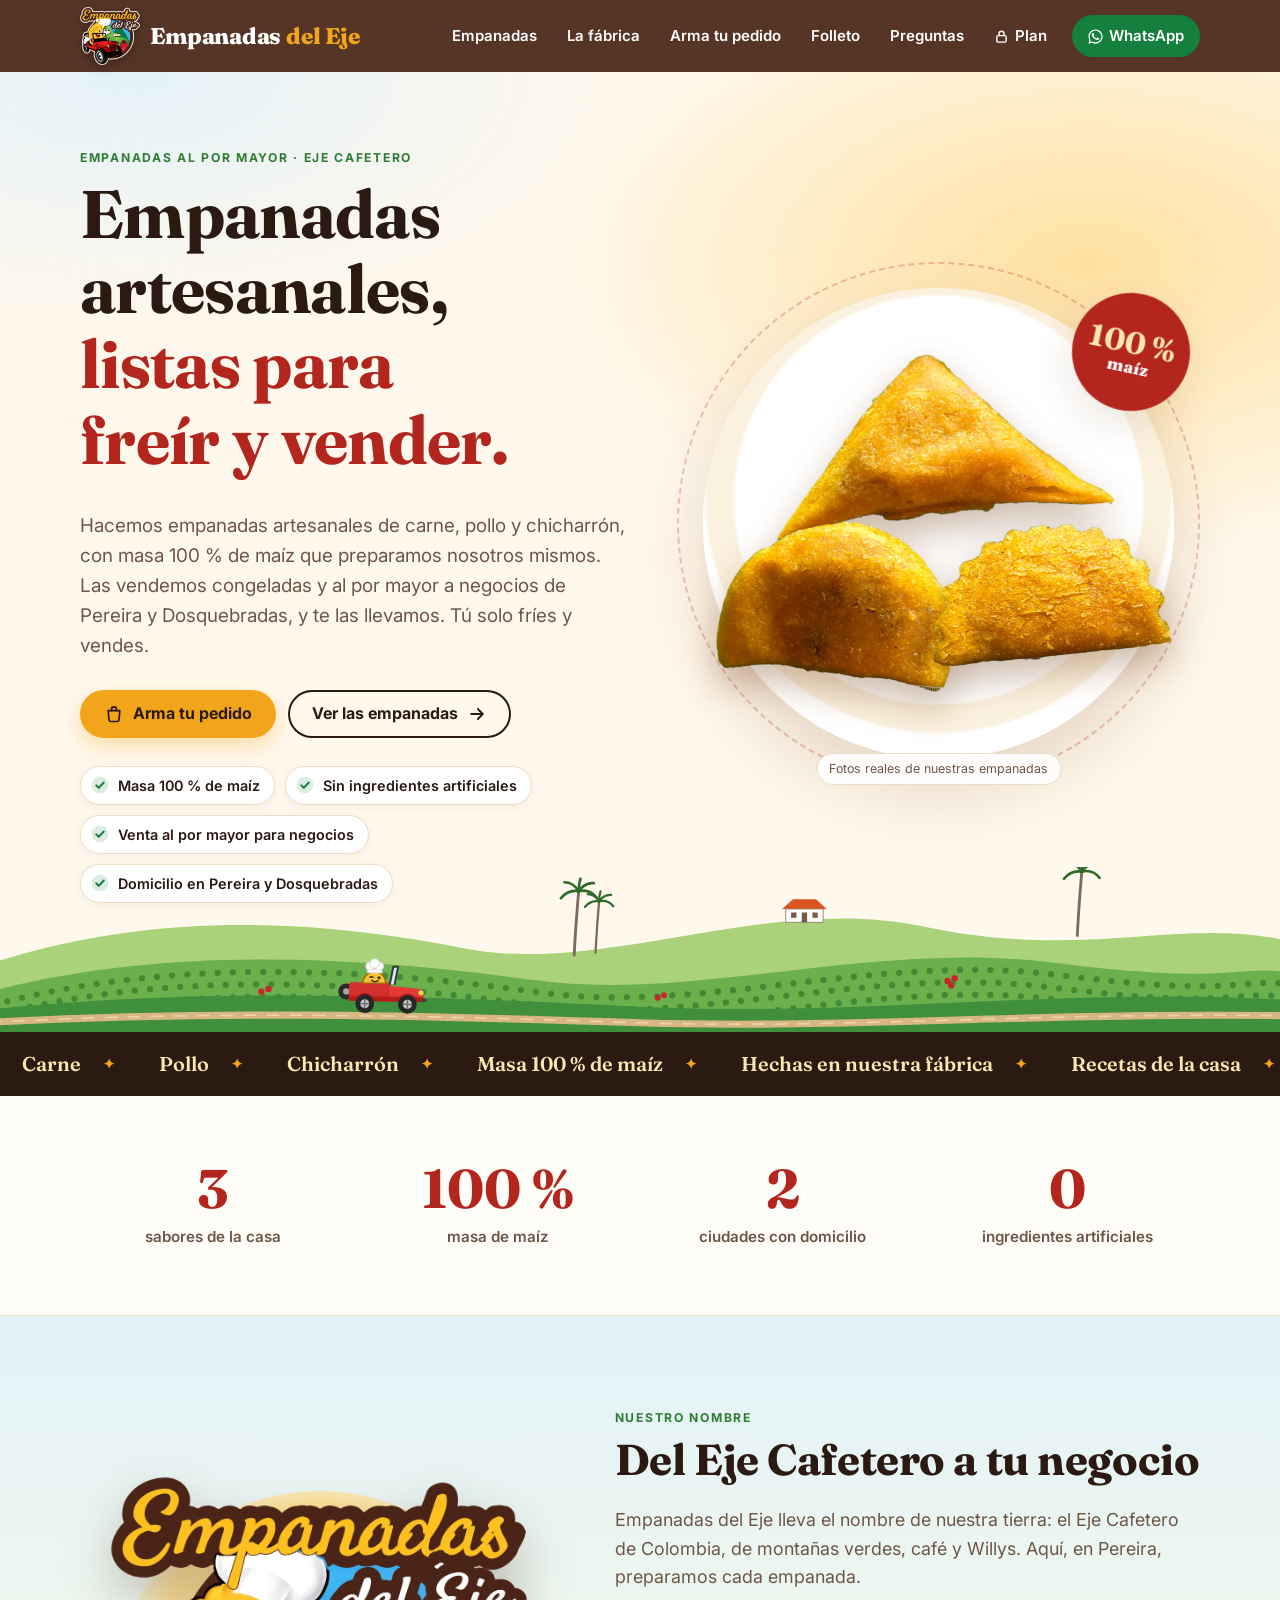
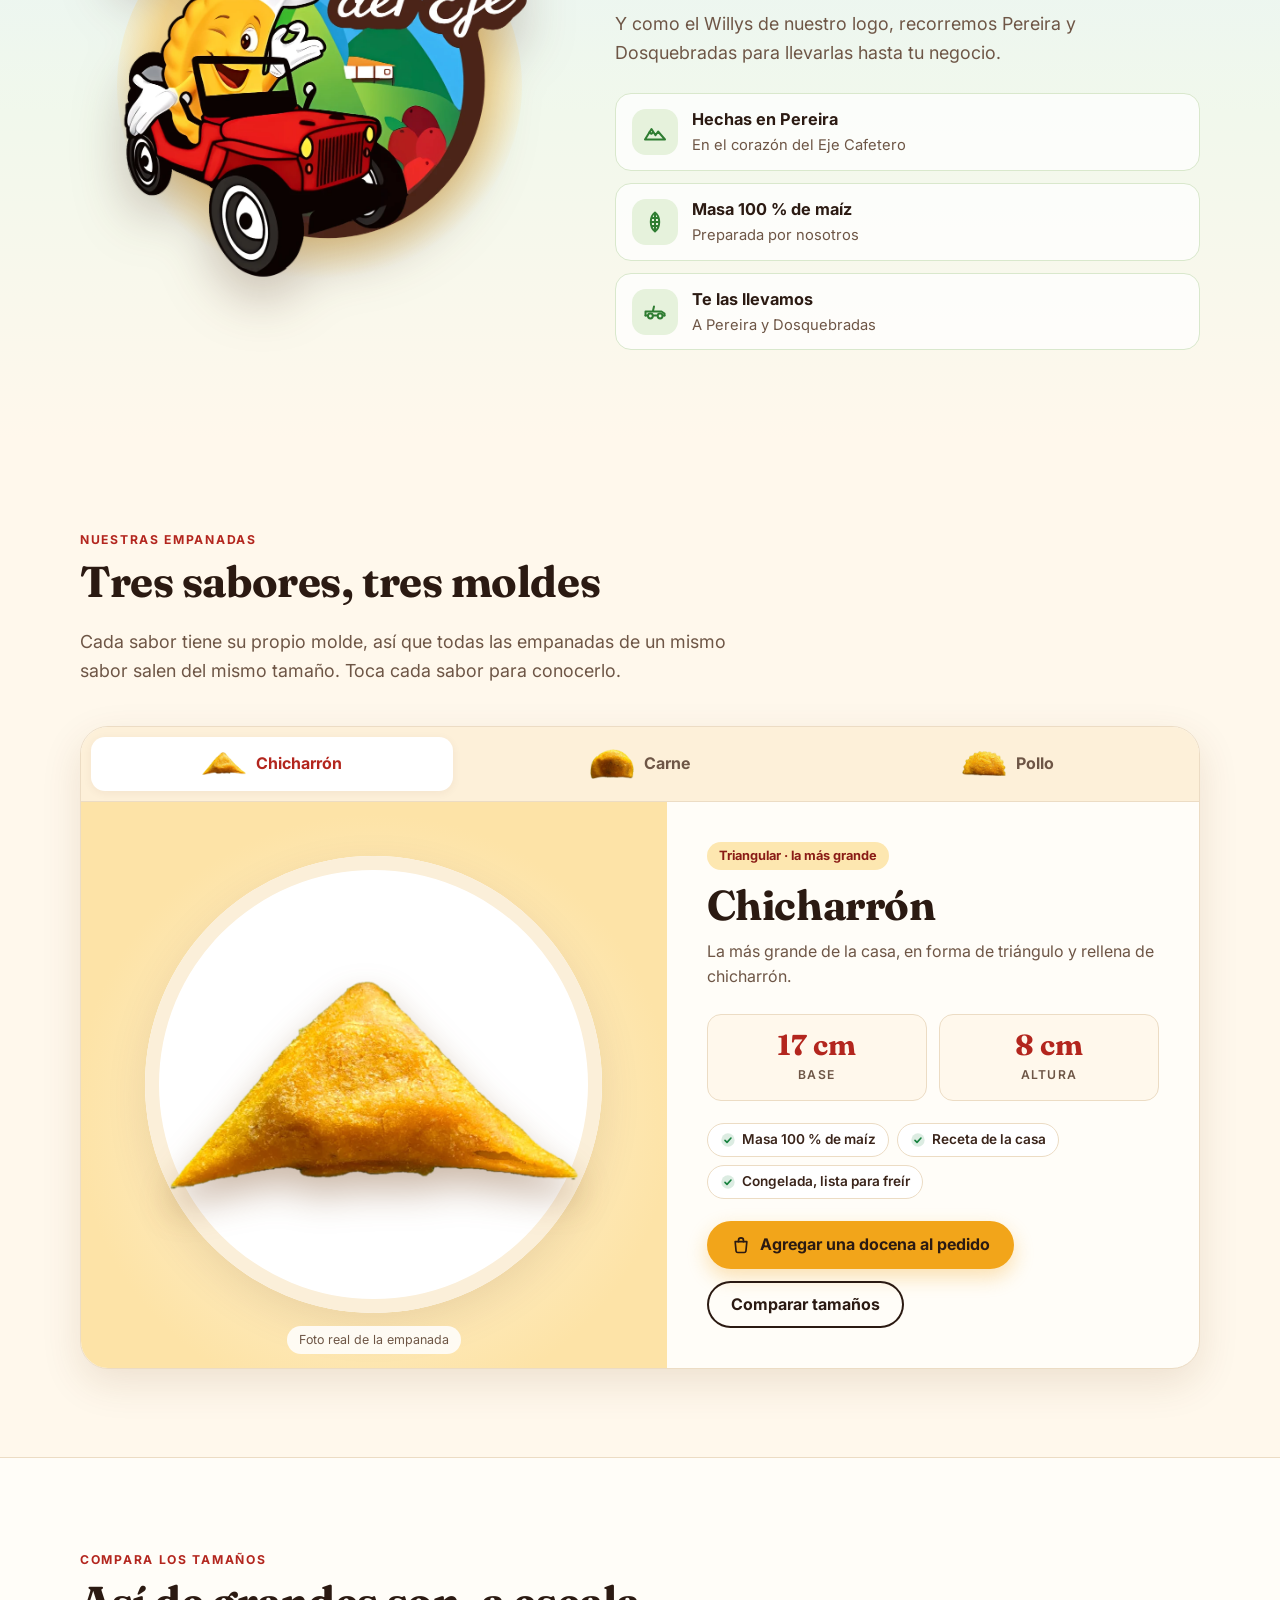
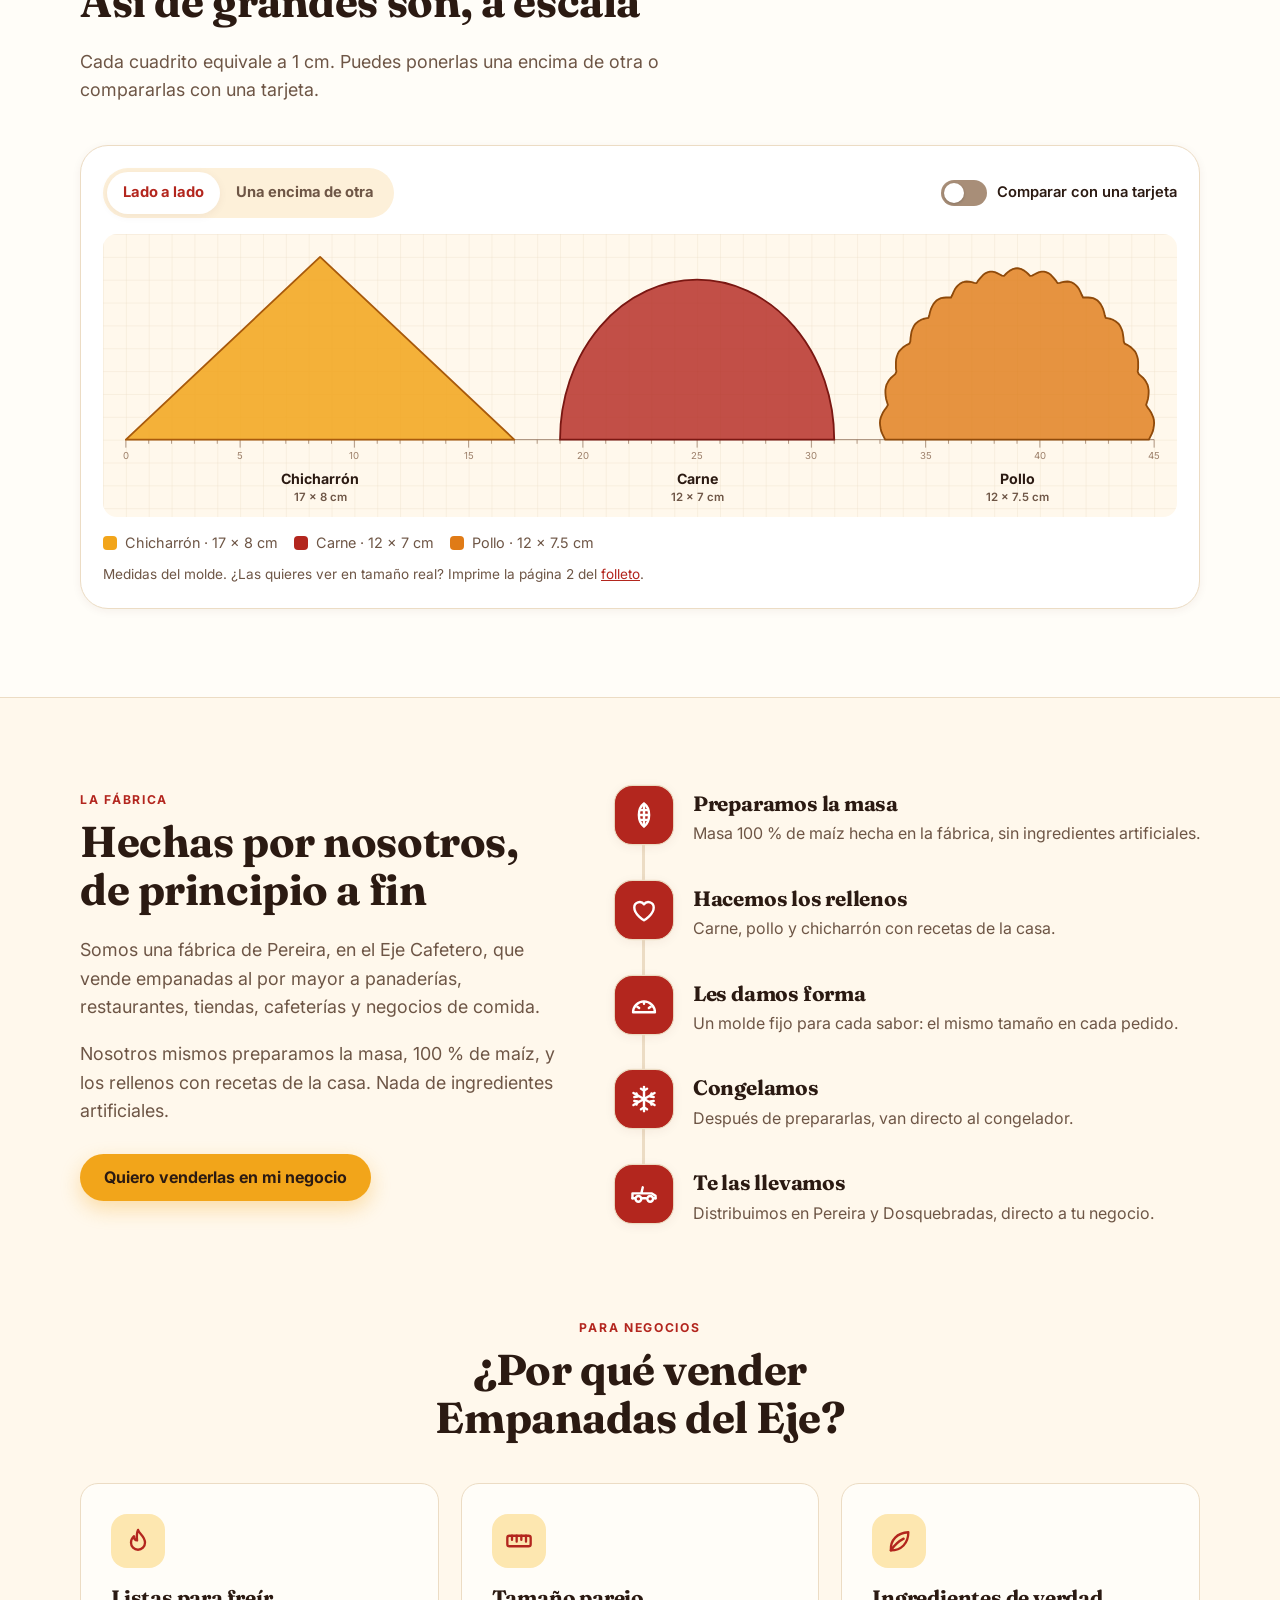
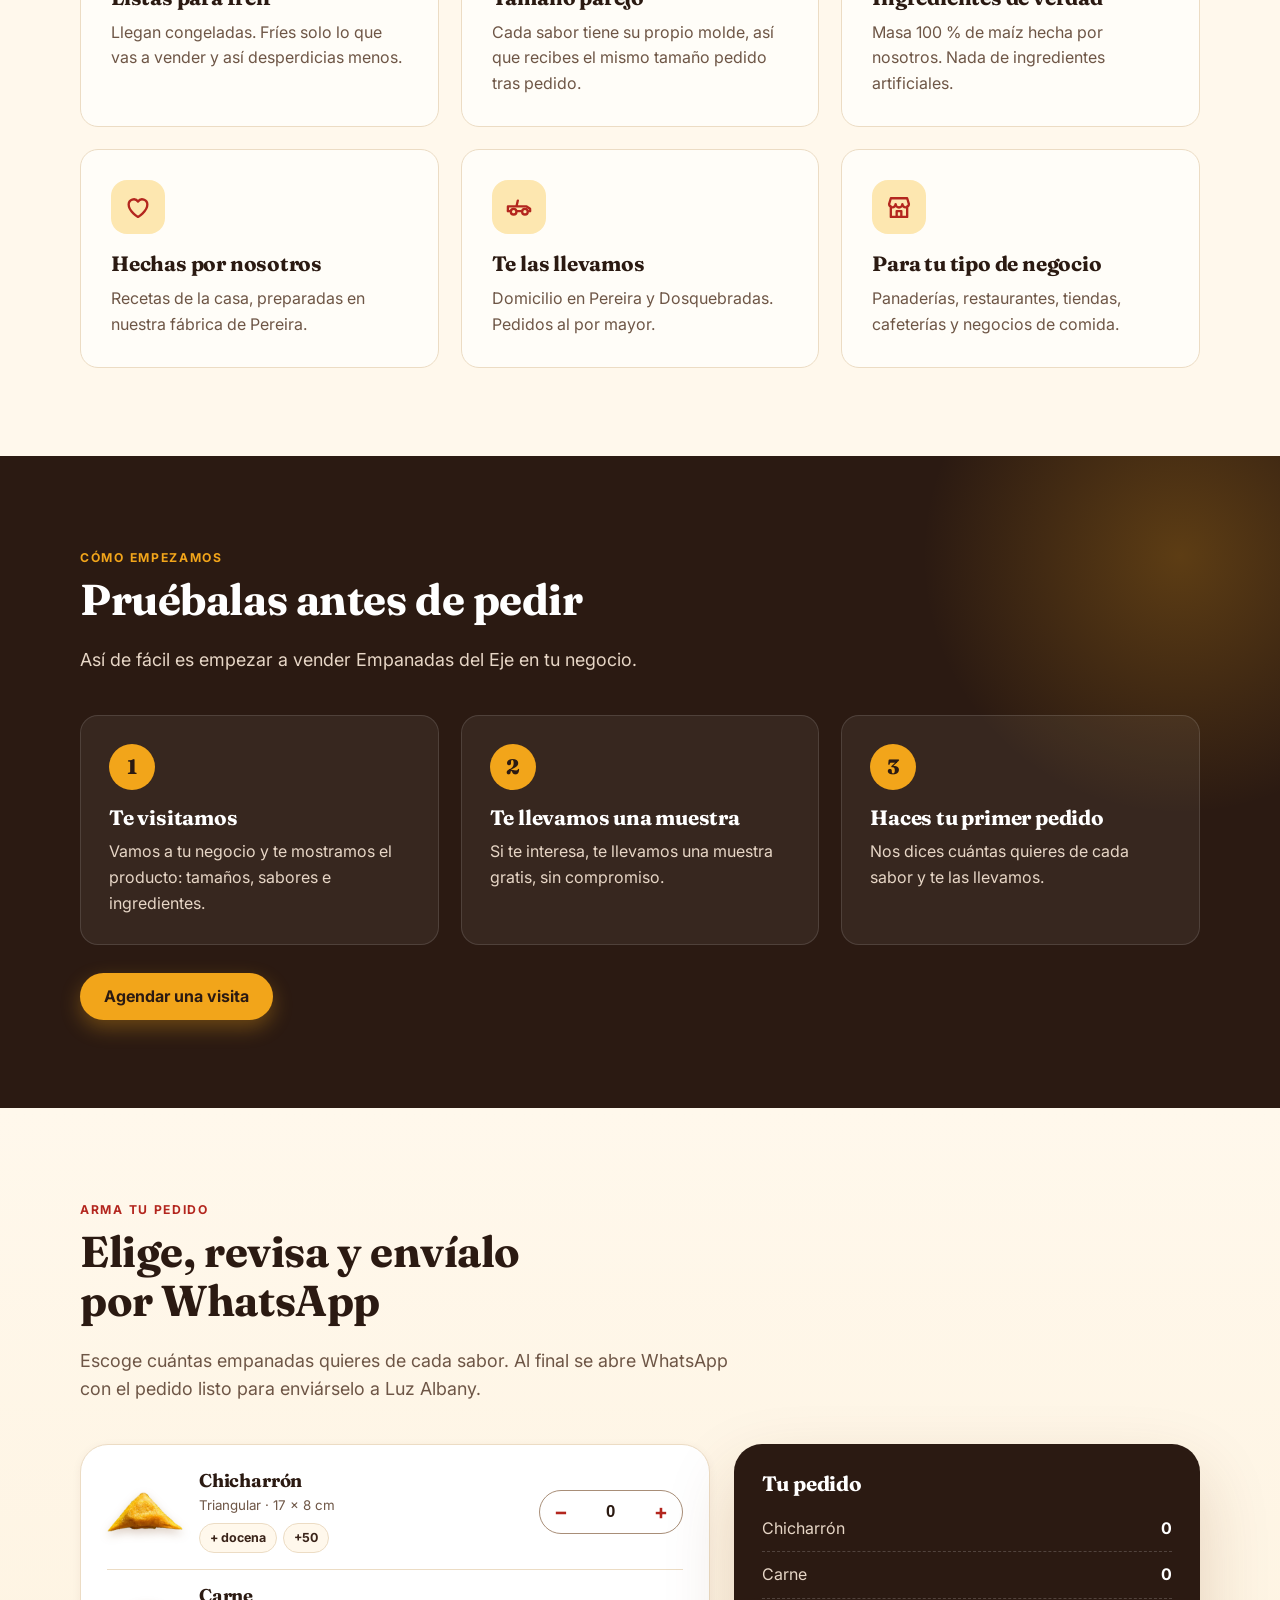
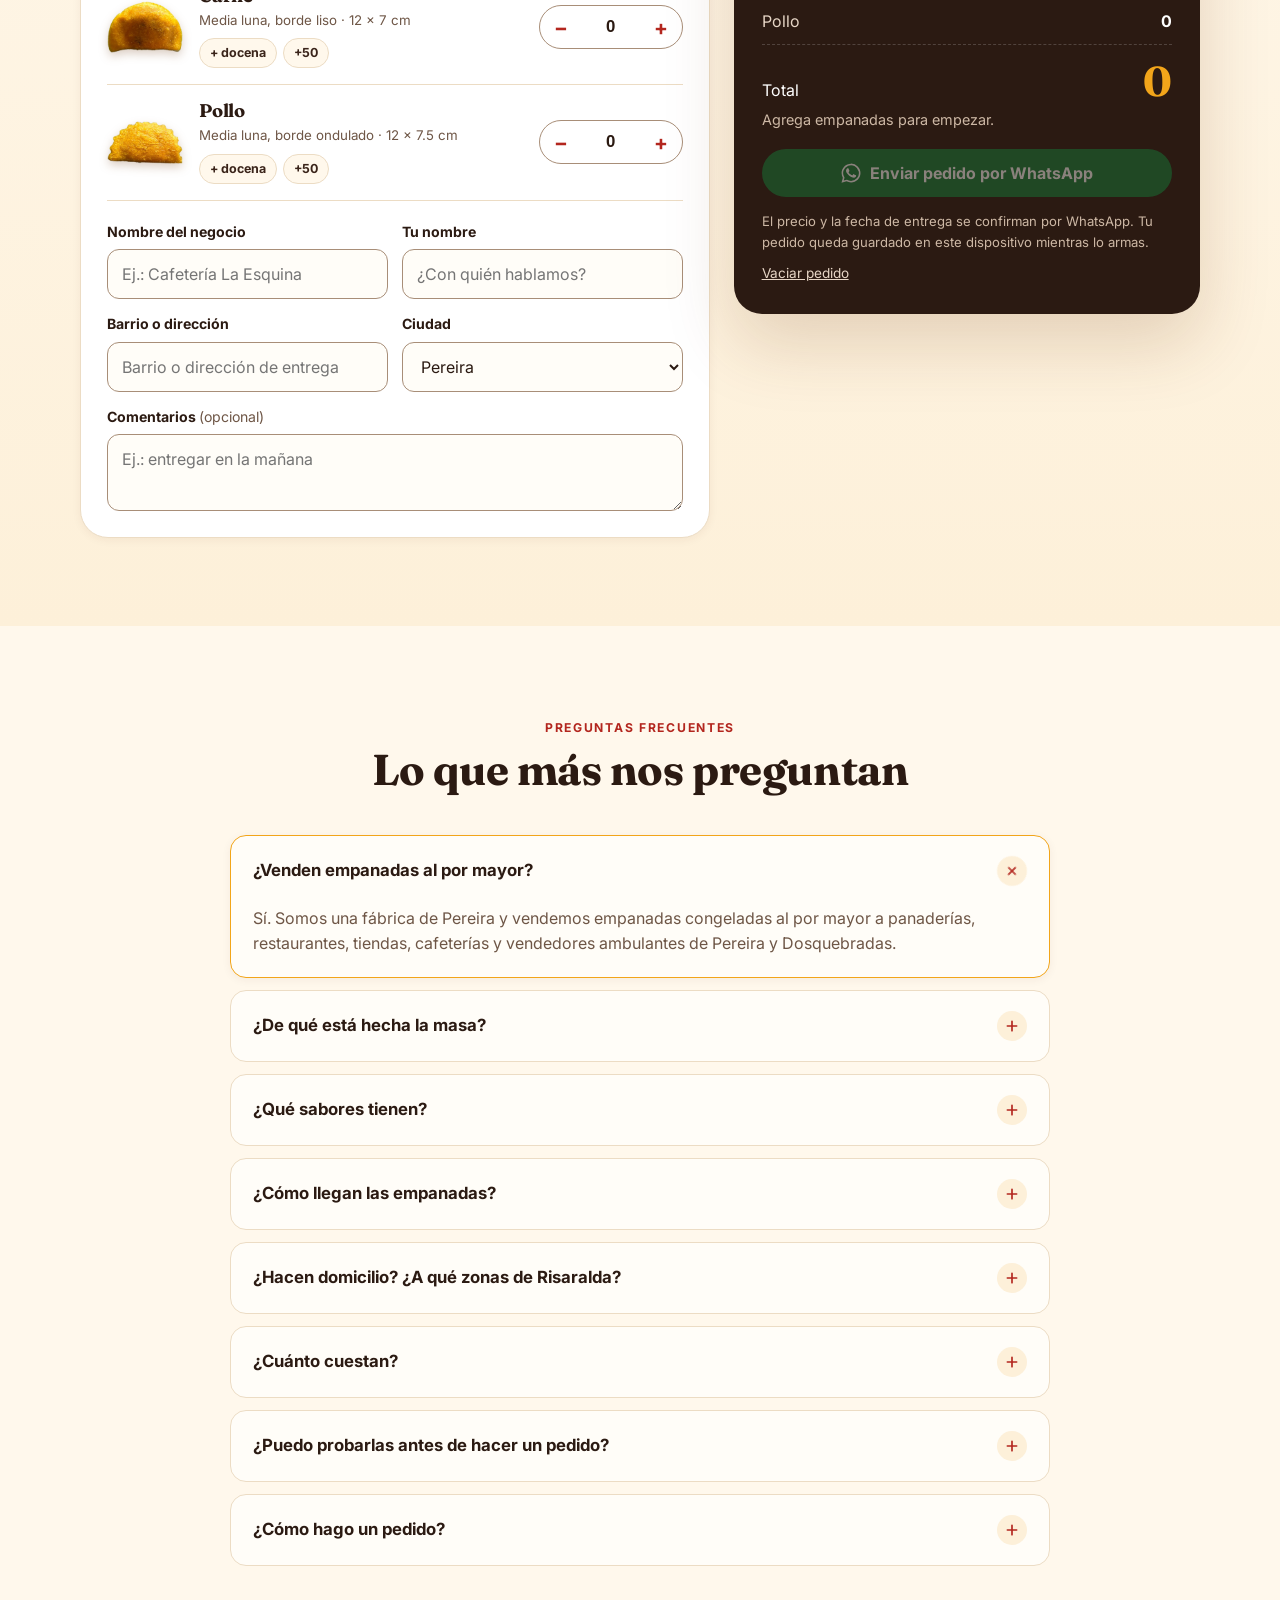
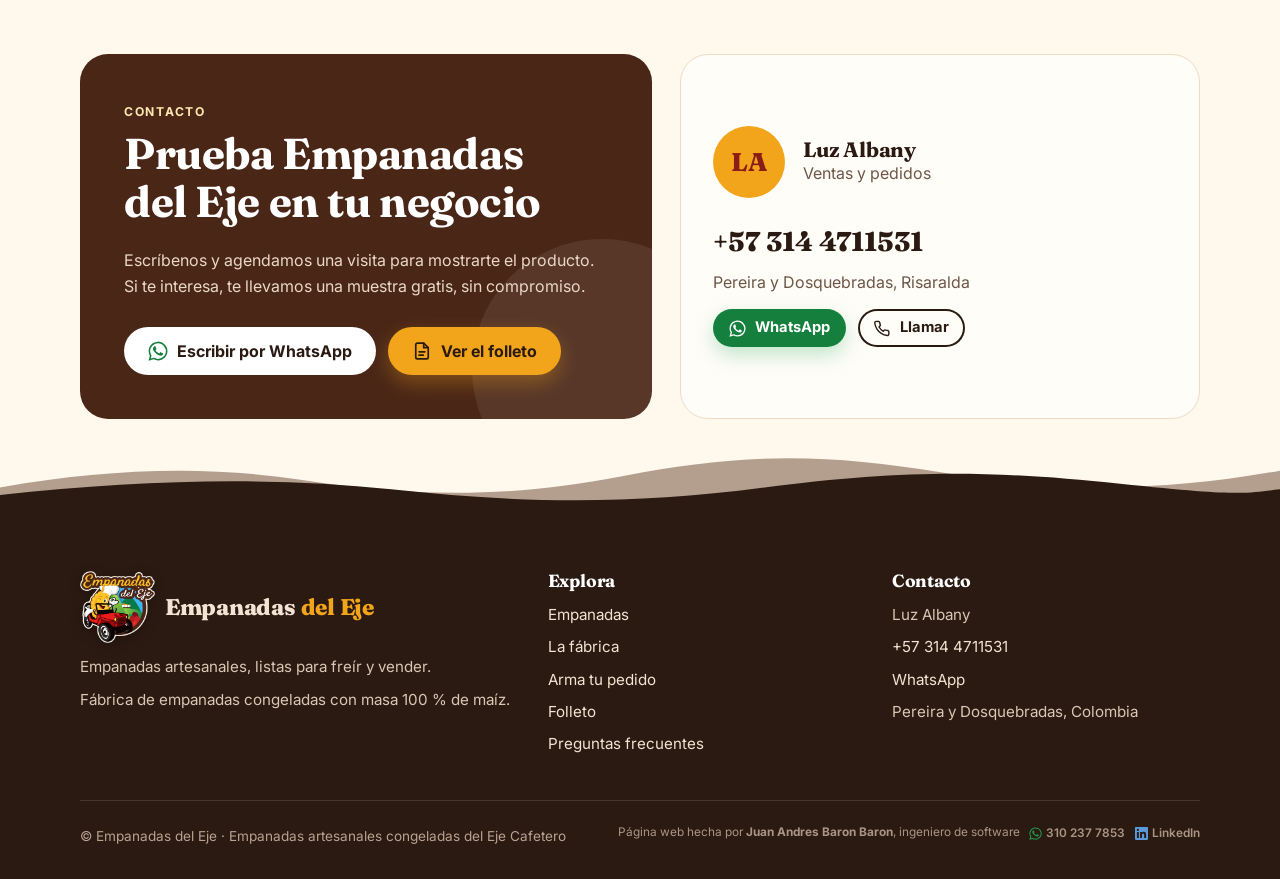
<file: index.html>
<!doctype html>
<html lang="es-CO">
<head>
  <meta charset="utf-8">
  <meta name="viewport" content="width=device-width, initial-scale=1">
  <title>Empanadas congeladas al por mayor en Pereira | Empanadas del Eje</title>
  <meta name="description" content="Fábrica de empanadas congeladas al por mayor en Pereira y Dosquebradas, Risaralda. Carne, pollo y chicharrón con masa 100 % de maíz para panaderías, restaurantes y tiendas. Pedidos por WhatsApp.">
  <meta name="theme-color" content="#4a2617">
  <link rel="canonical" href="https://empanadasdeleje.com/">
  <meta property="og:type" content="website">
  <meta property="og:locale" content="es_CO">
  <meta property="og:site_name" content="Empanadas del Eje">
  <meta property="og:title" content="Empanadas del Eje · Empanadas congeladas al por mayor en Pereira y Dosquebradas">
  <meta property="og:description" content="Empanadas artesanales de carne, pollo y chicharrón con masa 100 % de maíz, listas para freír. Venta al por mayor para negocios con domicilio en Pereira y Dosquebradas.">
  <meta property="og:url" content="https://empanadasdeleje.com/">
  <meta property="og:image" content="https://empanadasdeleje.com/assets/og-image.jpg">
  <meta property="og:image:width" content="1200">
  <meta property="og:image:height" content="630">
  <meta name="twitter:card" content="summary_large_image">
  <link rel="icon" href="assets/favicon-48.png" sizes="48x48" type="image/png">
  <link rel="icon" href="assets/favicon-32.png" sizes="32x32" type="image/png">
  <link rel="apple-touch-icon" href="assets/icon-180.png">
  <link rel="preconnect" href="https://fonts.googleapis.com">
  <link rel="preconnect" href="https://fonts.gstatic.com" crossorigin>
  <link href="https://fonts.googleapis.com/css2?family=Fraunces:opsz,wght@9..144,600;9..144,800&family=Inter:wght@400;600;700;800&display=swap" rel="stylesheet">
  <link rel="stylesheet" href="styles.css">
  <script>document.documentElement.classList.add('js')</script>
  <script type="application/ld+json">
{
  "@context": "https://schema.org",
  "@type": "WholesaleStore",
  "@id": "https://empanadasdeleje.com/#negocio",
  "name": "Empanadas del Eje",
  "description": "Fábrica de empanadas artesanales congeladas de carne, pollo y chicharrón, con masa 100 % de maíz y sin ingredientes artificiales. Venta al por mayor a panaderías, restaurantes, tiendas, cafeterías y vendedores ambulantes, con domicilio en Pereira y Dosquebradas (Risaralda, Eje Cafetero).",
  "url": "https://empanadasdeleje.com/",
  "image": "https://empanadasdeleje.com/assets/og-image.jpg",
  "logo": "https://empanadasdeleje.com/assets/logo.png",
  "telephone": "+57 314 4711531",
  "address": {
    "@type": "PostalAddress",
    "addressLocality": "Pereira",
    "addressRegion": "Risaralda",
    "addressCountry": "CO"
  },
  "areaServed": [
    {
      "@type": "City",
      "name": "Pereira"
    },
    {
      "@type": "City",
      "name": "Dosquebradas"
    },
    {
      "@type": "AdministrativeArea",
      "name": "Risaralda"
    }
  ],
  "contactPoint": {
    "@type": "ContactPoint",
    "contactType": "ventas",
    "name": "Luz Albany",
    "telephone": "+57 314 4711531",
    "url": "https://wa.me/573144711531",
    "availableLanguage": "es"
  },
  "knowsAbout": [
    "empanadas congeladas",
    "empanadas al por mayor",
    "empanadas de maíz"
  ],
  "hasOfferCatalog": {
    "@type": "OfferCatalog",
    "name": "Empanadas congeladas al por mayor",
    "itemListElement": [
      {
        "@type": "Offer",
        "eligibleCustomerType": "Business",
        "itemOffered": {
          "@type": "Product",
          "name": "Empanada de chicharrón",
          "description": "Empanada congelada de chicharrón con masa 100 % de maíz. Forma triangular, 17 × 8 cm (medida del molde).",
          "brand": {
            "@type": "Brand",
            "name": "Empanadas del Eje"
          }
        }
      },
      {
        "@type": "Offer",
        "eligibleCustomerType": "Business",
        "itemOffered": {
          "@type": "Product",
          "name": "Empanada de carne",
          "description": "Empanada congelada de carne con masa 100 % de maíz. Media luna de borde liso, 12 × 7 cm (medida del molde).",
          "brand": {
            "@type": "Brand",
            "name": "Empanadas del Eje"
          }
        }
      },
      {
        "@type": "Offer",
        "eligibleCustomerType": "Business",
        "itemOffered": {
          "@type": "Product",
          "name": "Empanada de pollo",
          "description": "Empanada congelada de pollo con masa 100 % de maíz. Media luna de borde ondulado, 12 × 7.5 cm (medida del molde).",
          "brand": {
            "@type": "Brand",
            "name": "Empanadas del Eje"
          }
        }
      }
    ]
  }
}
  </script>
  <script type="application/ld+json">
{
  "@context": "https://schema.org",
  "@type": "FAQPage",
  "mainEntity": [
    {
      "@type": "Question",
      "name": "¿Venden empanadas al por mayor?",
      "acceptedAnswer": {
        "@type": "Answer",
        "text": "Sí. Somos una fábrica de Pereira y vendemos empanadas congeladas al por mayor a panaderías, restaurantes, tiendas, cafeterías y vendedores ambulantes de Pereira y Dosquebradas."
      }
    },
    {
      "@type": "Question",
      "name": "¿De qué está hecha la masa?",
      "acceptedAnswer": {
        "@type": "Answer",
        "text": "De maíz, 100 %. La preparamos nosotros mismos en la fábrica, sin ingredientes artificiales."
      }
    },
    {
      "@type": "Question",
      "name": "¿Qué sabores tienen?",
      "acceptedAnswer": {
        "@type": "Answer",
        "text": "Chicharrón (triangular, 17 × 8 cm), carne (media luna de borde liso, 12 × 7 cm) y pollo (media luna de borde ondulado, 12 × 7.5 cm). Cada sabor tiene su propio molde."
      }
    },
    {
      "@type": "Question",
      "name": "¿Cómo llegan las empanadas?",
      "acceptedAnswer": {
        "@type": "Answer",
        "text": "Congeladas y listas para freír. Las guardas en el congelador y fríes solo las que vas a vender."
      }
    },
    {
      "@type": "Question",
      "name": "¿Hacen domicilio? ¿A qué zonas de Risaralda?",
      "acceptedAnswer": {
        "@type": "Answer",
        "text": "Sí. Llevamos los pedidos a negocios en Pereira y Dosquebradas, en Risaralda."
      }
    },
    {
      "@type": "Question",
      "name": "¿Cuánto cuestan?",
      "acceptedAnswer": {
        "@type": "Answer",
        "text": "Te damos el precio por WhatsApp cuando nos digas qué sabores y cuántas empanadas necesitas."
      }
    },
    {
      "@type": "Question",
      "name": "¿Puedo probarlas antes de hacer un pedido?",
      "acceptedAnswer": {
        "@type": "Answer",
        "text": "Claro. Te visitamos, te mostramos el producto y, si te interesa, te llevamos una muestra gratis sin compromiso."
      }
    },
    {
      "@type": "Question",
      "name": "¿Cómo hago un pedido?",
      "acceptedAnswer": {
        "@type": "Answer",
        "text": "Usa la sección Arma tu pedido o escríbele a Luz Albany al WhatsApp +57 314 4711531. El precio y la fecha de entrega se confirman por ese medio."
      }
    }
  ]
}
  </script>
</head>
<body>
  <a class="skip-link" href="#main">Saltar al contenido</a>

  <!-- HEADER -->
  <header class="site-header" data-header>
    <div class="wrap header-inner">
      <a class="brand" href="index.html"><img src="assets/logo-sticker-480.webp" alt="" width="60" height="58"><span>Empanadas <em>del Eje</em></span></a>
      <button class="menu-toggle" type="button" aria-expanded="false" aria-controls="site-nav" aria-label="Abrir menú"><span></span><span></span><span></span></button>
      <nav id="site-nav" class="nav" aria-label="Principal">
        <a href="index.html#empanadas">Empanadas</a>
        <a href="index.html#fabrica">La fábrica</a>
        <a href="index.html#pedido">Arma tu pedido</a>
        <a href="folleto.html">Folleto</a>
        <a href="index.html#preguntas">Preguntas</a>
        <a href="plan.html"><svg aria-hidden="true"><use href="assets/icons.svg#i-lock"/></svg>Plan</a>
        <a class="nav-cta" href="https://wa.me/573144711531" target="_blank" rel="noopener"><svg aria-hidden="true"><use href="assets/icons.svg#i-wa"/></svg>WhatsApp</a>
      </nav>
    </div>
  </header>
  <!-- /HEADER -->

  <main id="main">
    <!-- Hero -->
    <section class="hero">
      <div class="wrap hero-grid">
        <div>
          <span class="eyebrow">Empanadas al por mayor · Eje Cafetero</span>
          <h1>Empanadas artesanales, <span class="accent">listas para freír y&nbsp;vender.</span></h1>
          <p class="lead">Hacemos empanadas artesanales de carne, pollo y chicharrón, con masa 100&nbsp;% de maíz que preparamos nosotros mismos. Las vendemos congeladas y al por mayor a negocios de Pereira y Dosquebradas, y te las llevamos. Tú solo fríes y vendes.</p>
          <div class="btn-row">
            <a class="btn btn-primary" href="#pedido"><svg aria-hidden="true"><use href="assets/icons.svg#i-bag"/></svg>Arma tu pedido</a>
            <a class="btn btn-ghost" href="#empanadas">Ver las empanadas<svg aria-hidden="true"><use href="assets/icons.svg#i-arrow"/></svg></a>
          </div>
          <ul class="hero-badges">
            <li><svg aria-hidden="true"><use href="assets/icons.svg#i-check"/></svg>Masa 100&nbsp;% de maíz</li>
            <li><svg aria-hidden="true"><use href="assets/icons.svg#i-check"/></svg>Sin ingredientes artificiales</li>
            <li><svg aria-hidden="true"><use href="assets/icons.svg#i-check"/></svg>Venta al por mayor para negocios</li>
            <li><svg aria-hidden="true"><use href="assets/icons.svg#i-check"/></svg>Domicilio en Pereira y Dosquebradas</li>
          </ul>
        </div>
        <div class="hero-art" data-hero-art aria-hidden="true">
          <div class="ring"></div>
          <div class="plate"></div>
          <div class="photo p1"><div class="photo-inner"><img src="assets/foto-chicharron.webp" alt="" width="900" height="465" fetchpriority="high"></div></div>
          <div class="photo p2"><div class="photo-inner"><img src="assets/foto-carne.webp" alt="" width="900" height="615"></div></div>
          <div class="photo p3"><div class="photo-inner"><img src="assets/foto-pollo.webp" alt="" width="900" height="513"></div></div>
          <div class="sticker"><span><b>100&nbsp;%</b>maíz</span></div>
          <span class="caption">Fotos reales de nuestras empanadas</span>
        </div>
      </div>
      <div class="hero-hills" aria-hidden="true">
        <svg viewBox="0 0 1440 200" preserveAspectRatio="xMidYMax slice" data-hills>
          <defs>
            <path id="eje-row" d="M0 150 C 200 100, 420 115, 600 140 S 980 95, 1180 120 S 1380 125, 1440 130" fill="none" stroke="#3f8a35" stroke-width="7" stroke-linecap="round" stroke-dasharray="0.1 17"/>
            <clipPath id="eje-mid-clip"><path d="M0 150 C 200 100, 420 115, 600 140 S 980 95, 1180 120 S 1380 125, 1440 130 V200 H0Z"/></clipPath>
            <g id="eje-palm"><path d="M0 0 C 1 -24, 3 -48, 5 -72" fill="none" stroke="#7c6a5b" stroke-width="3.2" stroke-linecap="round"/><g fill="none" stroke="#2f6b2a" stroke-width="3" stroke-linecap="round"><path d="M5 -72 q-12 -2 -20 8"/><path d="M5 -72 q12 -3 20 7"/><path d="M5 -72 q-6 -10 -16 -10"/><path d="M5 -72 q7 -10 17 -9"/><path d="M5 -72 q0 -8 2 -14"/></g></g>
          </defs>
          <path d="M0 118 C 180 62, 360 72, 520 104 S 860 42, 1040 80 S 1320 70, 1440 94 V200 H0Z" fill="#a9d27b"/>
          <use href="#eje-palm" x="646" y="112"/>
          <use href="#eje-palm" x="670" y="109" transform="translate(670 109) scale(.8) translate(-670 -109)"/>
          <use href="#eje-palm" x="1212" y="90"/>
          <g transform="translate(884 49)"><path d="M-4 11 L8 0 H34 L46 11 Z" fill="#d9541e"/><rect x="0" y="11" width="42" height="15" fill="#fff" stroke="#9b7b62" stroke-width="1"/><rect x="6" y="15" width="6" height="6" fill="#7a5a44"/><rect x="18" y="15" width="6" height="11" fill="#7a5a44"/><rect x="30" y="15" width="6" height="6" fill="#7a5a44"/></g>
          <path d="M0 150 C 200 100, 420 115, 600 140 S 980 95, 1180 120 S 1380 125, 1440 130 V200 H0Z" fill="#6cb04e"/>
          <g clip-path="url(#eje-mid-clip)"><use href="#eje-row" y="14" x="8"/><use href="#eje-row" y="28" x="0"/><use href="#eje-row" y="42" x="8"/><use href="#eje-row" y="56" x="0"/>
            <g fill="#c62828"><circle cx="1066" cy="141" r="3.6"/><circle cx="1074" cy="138" r="3.6"/><circle cx="1070" cy="146" r="3.6"/><circle cx="294" cy="153" r="3.6"/><circle cx="302" cy="150" r="3.6"/><circle cx="740" cy="160" r="3.4"/><circle cx="747" cy="157" r="3.4"/></g>
          </g>
          <path d="M0 172 C 240 148, 480 158, 720 170 S 1200 148, 1440 162 V200 H0Z" fill="#3f8f3c"/>
          <path id="eje-road" d="M-90 192 C 220 172, 470 180, 720 188 S 1210 172, 1530 182" fill="none" stroke="#d8b682" stroke-width="8" stroke-linecap="round"/>
          <path d="M-90 192 C 220 172, 470 180, 720 188 S 1210 172, 1530 182" fill="none" stroke="#ecd3a6" stroke-width="2" stroke-dasharray="14 12"/>
          <g class="jeep" data-jeep>
            <animateMotion dur="7.5s" begin="0s" fill="freeze" rotate="auto" calcMode="spline" keyPoints="0;0.64" keyTimes="0;1" keySplines=".3 .1 .2 1"><mpath href="#eje-road"/></animateMotion>
            <g transform="translate(0 -3) scale(1.5)">
              <g class="jeep-body">
                <circle cx="-30" cy="-16" r="6" fill="#2a2a2a"/><circle cx="-30" cy="-16" r="2.4" fill="#a7a7a7"/>
                <path d="M-28 -9 V-21 Q-28 -23 -26 -23 H3 V-9 Z" fill="#d32f2f"/>
                <path d="M3 -20.5 L24 -18.8 Q28 -18.4 28 -14.6 V-9 H3 Z" fill="#e53935"/>
                <path d="M-28 -12.5 H28 V-9 H-28 Z" fill="#b71c1c"/>
                <path d="M6.5 -9 Q16 -21 25.5 -9 Z" fill="#a91b1b"/>
                <path d="M-25.5 -9 Q-16 -21 -6.5 -9 Z" fill="#a91b1b"/>
                <rect x="26.5" y="-11.5" width="4" height="2.6" rx="1" fill="#424242"/>
                <circle cx="26" cy="-15.8" r="2" fill="#ffd54f"/>
                <path d="M2.6 -22 L5 -35 H8.6 L6.2 -22 Z" fill="#d5ecf7"/>
                <path d="M2.6 -22 L5 -35 M8.6 -35 L6.2 -22 M5 -35 H8.6" fill="none" stroke="#3a3a3a" stroke-width="1.5" stroke-linecap="round"/>
                <path d="M-17.5 -22.5 A8.5 8.5 0 0 1 -0.5 -22.5 Z" fill="#f7c32e" stroke="#a8670c" stroke-width="1.1" stroke-linejoin="round"/>
                <circle cx="-5.6" cy="-26.6" r="1.15" fill="#3b2314"/>
                <path d="M-12.4 -26.8 q1.2 -1 2.4 0" fill="none" stroke="#3b2314" stroke-width="1" stroke-linecap="round"/>
                <path d="M-11 -24.6 q2.4 2 4.8 0" fill="none" stroke="#3b2314" stroke-width="1" stroke-linecap="round"/>
                <path d="M-14.5 -30.2 H-3.5 V-33.2 H-14.5 Z" fill="#fff" stroke="#d5d5d5" stroke-width=".7"/>
                <circle cx="-12.6" cy="-35.2" r="3" fill="#fff" stroke="#d5d5d5" stroke-width=".7"/><circle cx="-5.4" cy="-35.2" r="3" fill="#fff" stroke="#d5d5d5" stroke-width=".7"/><circle cx="-9" cy="-37.2" r="3.6" fill="#fff" stroke="#d5d5d5" stroke-width=".7"/>
              </g>
              <g transform="translate(-16 -7)"><g class="wheel"><circle r="7" fill="#262626"/><circle r="3.4" fill="#c4c4c4"/><path d="M-3.4 0 H3.4 M0 -3.4 V3.4" stroke="#6d6d6d" stroke-width="1.1"/></g></g>
              <g transform="translate(16 -7)"><g class="wheel"><circle r="7" fill="#262626"/><circle r="3.4" fill="#c4c4c4"/><path d="M-3.4 0 H3.4 M0 -3.4 V3.4" stroke="#6d6d6d" stroke-width="1.1"/></g></g>
            </g>
          </g>
        </svg>
      </div>
    </section>

    <!-- Cinta -->
    <div class="marquee" aria-hidden="true">
      <div class="marquee-track">
        <span>Carne</span><span>Pollo</span><span>Chicharrón</span><span>Masa 100 % de maíz</span><span>Hechas en nuestra fábrica</span><span>Recetas de la casa</span><span>Listas para freír</span><span>Del Eje Cafetero</span><span>Pereira y Dosquebradas</span>
        <span>Carne</span><span>Pollo</span><span>Chicharrón</span><span>Masa 100 % de maíz</span><span>Hechas en nuestra fábrica</span><span>Recetas de la casa</span><span>Listas para freír</span><span>Del Eje Cafetero</span><span>Pereira y Dosquebradas</span>
      </div>
    </div>

    <!-- Cifras -->
    <section class="stats" aria-label="Empanadas del Eje en cifras">
      <div class="wrap stats-grid">
        <div class="stat" data-reveal><b data-count="3">3</b><span>sabores de la casa</span></div>
        <div class="stat" data-reveal style="--d:.08s"><b data-count="100" data-suffix=" %">100 %</b><span>masa de maíz</span></div>
        <div class="stat" data-reveal style="--d:.16s"><b data-count="2">2</b><span>ciudades con domicilio</span></div>
        <div class="stat" data-reveal style="--d:.24s"><b data-count="0">0</b><span>ingredientes artificiales</span></div>
      </div>
    </section>

    <!-- Del Eje -->
    <section id="eje" class="eje-section">
      <div class="wrap eje-grid">
        <div class="eje-logo" data-reveal data-tilt>
          <span class="eje-sun" aria-hidden="true"></span>
          <img src="assets/logo.webp" alt="Logo de Empanadas del Eje: una empanada con gorro de chef maneja un Willys rojo frente a las montañas cafeteras" width="1000" height="963" loading="lazy">
        </div>
        <div class="eje-text" data-reveal style="--d:.1s">
          <span class="eyebrow">Nuestro nombre</span>
          <h2>Del Eje Cafetero a tu negocio</h2>
          <p class="lead">Empanadas del Eje lleva el nombre de nuestra tierra: el Eje Cafetero de Colombia, de montañas verdes, café y Willys. Aquí, en Pereira, preparamos cada empanada.</p>
          <p class="lead">Y como el Willys de nuestro logo, recorremos Pereira y Dosquebradas para llevarlas hasta tu negocio.</p>
          <ul class="eje-points">
            <li><span class="ico"><svg aria-hidden="true"><use href="assets/icons.svg#i-mountain"/></svg></span><div><b>Hechas en Pereira</b><span>En el corazón del Eje Cafetero</span></div></li>
            <li><span class="ico"><svg aria-hidden="true"><use href="assets/icons.svg#i-corn"/></svg></span><div><b>Masa 100&nbsp;% de maíz</b><span>Preparada por nosotros</span></div></li>
            <li><span class="ico"><svg aria-hidden="true"><use href="assets/icons.svg#i-jeep"/></svg></span><div><b>Te las llevamos</b><span>A Pereira y Dosquebradas</span></div></li>
          </ul>
        </div>
      </div>
    </section>

    <!-- Empanadas -->
    <section id="empanadas">
      <div class="wrap">
        <div class="section-head" data-reveal>
          <span class="eyebrow">Nuestras empanadas</span>
          <h2>Tres sabores, tres moldes</h2>
          <p class="lead">Cada sabor tiene su propio molde, así que todas las empanadas de un mismo sabor salen del mismo tamaño. Toca cada sabor para conocerlo.</p>
        </div>

        <div class="explorer" data-explorer data-reveal>
          <div class="flavor-tabs" role="tablist" aria-label="Sabores">
            <button class="flavor-tab" role="tab" id="tab-chicharron" aria-controls="flavor-panel" aria-selected="true" data-flavor="chicharron"><img src="assets/foto-chicharron-sm.webp" alt="" width="44" height="30">Chicharrón</button>
            <button class="flavor-tab" role="tab" id="tab-carne" aria-controls="flavor-panel" aria-selected="false" tabindex="-1" data-flavor="carne"><img src="assets/foto-carne-sm.webp" alt="" width="44" height="30">Carne</button>
            <button class="flavor-tab" role="tab" id="tab-pollo" aria-controls="flavor-panel" aria-selected="false" tabindex="-1" data-flavor="pollo"><img src="assets/foto-pollo-sm.webp" alt="" width="44" height="30">Pollo</button>
          </div>
          <div class="flavor-stage">
            <img data-f="img" src="assets/foto-chicharron.webp" alt="Empanada de chicharrón, forma triangular" width="900" height="465">
            <span class="caption">Foto real de la empanada</span>
          </div>
          <div class="flavor-info" id="flavor-panel" role="tabpanel" aria-labelledby="tab-chicharron">
            <span class="tag" data-f="tag">Triangular · la más grande</span>
            <h3 data-f="name">Chicharrón</h3>
            <p data-f="desc">La más grande de la casa, en forma de triángulo y rellena de chicharrón.</p>
            <div class="measure">
              <div><b data-f="w">17 cm</b><small>Base</small></div>
              <div><b data-f="h">8 cm</b><small>Altura</small></div>
            </div>
            <div class="chips">
              <span class="chip"><svg aria-hidden="true"><use href="assets/icons.svg#i-check"/></svg>Masa 100&nbsp;% de maíz</span>
              <span class="chip"><svg aria-hidden="true"><use href="assets/icons.svg#i-check"/></svg>Receta de la casa</span>
              <span class="chip"><svg aria-hidden="true"><use href="assets/icons.svg#i-check"/></svg>Congelada, lista para freír</span>
            </div>
            <div class="btn-row">
              <button class="btn btn-primary" type="button" data-add-current><svg aria-hidden="true"><use href="assets/icons.svg#i-bag"/></svg>Agregar una docena al pedido</button>
              <a class="btn btn-ghost" href="#tamanos">Comparar tamaños</a>
            </div>
          </div>
        </div>
      </div>
    </section>

    <!-- Comparador -->
    <section id="tamanos" class="compare-section">
      <div class="wrap">
        <div class="section-head" data-reveal>
          <span class="eyebrow">Compara los tamaños</span>
          <h2>Así de grandes son, a escala</h2>
          <p class="lead">Cada cuadrito equivale a 1&nbsp;cm. Puedes ponerlas una encima de otra o compararlas con una tarjeta.</p>
        </div>
        <div class="compare" data-reveal>
          <div class="compare-controls">
            <div class="segmented" role="group" aria-label="Vista">
              <button type="button" aria-pressed="true" data-view="side">Lado a lado</button>
              <button type="button" aria-pressed="false" data-view="overlay">Una encima de otra</button>
            </div>
            <label class="switch"><input type="checkbox" data-card-toggle>Comparar con una tarjeta</label>
          </div>
          <div class="compare-stage" data-compare>
            <svg viewBox="0 0 47 12.4" role="img" aria-labelledby="cmp-title">
              <title id="cmp-title">Comparación a escala: chicharrón 17 por 8 cm, carne 12 por 7 cm y pollo 12 por 7.5 cm</title>
              <defs>
                <pattern id="cm" width="1" height="1" patternUnits="userSpaceOnUse"><path d="M1 0H0V1" fill="none" stroke="#ecdcc4" stroke-width=".03"/></pattern>
              </defs>
              <rect width="60" height="30" fill="url(#cm)"/>
              <g class="ruler" data-ruler stroke="#9c7f69" stroke-width=".04">
                <line x1="1" y1="9" x2="46" y2="9"/>
              </g>
              <g class="ruler" data-ticks fill="#9c7f69" font-size=".42" font-family="Inter, sans-serif" text-anchor="middle"></g>

              <g class="shape" data-shape="chicharron" tabindex="0" role="img" aria-label="Chicharrón: 17 por 8 cm" style="transform: translate(1px, 1px)">
                <path d="M0,8 L8.5,0 L17,8 Z" fill="#f2a51a" fill-opacity=".85" stroke="#a85a0c" stroke-width=".08" stroke-linejoin="round"/>
                <text class="lbl" x="8.5" y="9.95" text-anchor="middle">Chicharrón</text>
                <text class="lbl lbl-sub" x="8.5" y="10.7" text-anchor="middle">17 × 8 cm</text>
              </g>
              <g class="shape" data-shape="carne" tabindex="0" role="img" aria-label="Carne: 12 por 7 cm" style="transform: translate(20px, 2px)">
                <path d="M0,7 A6,7 0 0 1 12,7 Z" fill="#b3261e" fill-opacity=".8" stroke="#7a1712" stroke-width=".08"/>
                <text class="lbl" x="6" y="8.95" text-anchor="middle">Carne</text>
                <text class="lbl lbl-sub" x="6" y="9.7" text-anchor="middle">12 × 7 cm</text>
              </g>
              <g class="shape" data-shape="pollo" tabindex="0" role="img" aria-label="Pollo: 12 por 7.5 cm" style="transform: translate(34px, 1.5px)">
                <path d="M11.77,7.50 L11.83,7.38 L11.89,7.26 L11.94,7.14 L11.97,7.01 L11.99,6.89 L12.00,6.77 L11.99,6.64 L11.96,6.52 L11.91,6.41 L11.86,6.30 L11.79,6.19 L11.71,6.09 L11.65,5.98 L11.69,5.85 L11.73,5.72 L11.75,5.58 L11.76,5.45 L11.76,5.33 L11.74,5.21 L11.71,5.09 L11.65,4.98 L11.59,4.88 L11.51,4.79 L11.42,4.71 L11.33,4.63 L11.28,4.52 L11.30,4.38 L11.30,4.25 L11.30,4.11 L11.29,3.98 L11.26,3.86 L11.22,3.75 L11.17,3.65 L11.09,3.56 L11.01,3.48 L10.92,3.41 L10.82,3.35 L10.71,3.30 L10.67,3.20 L10.66,3.06 L10.64,2.92 L10.62,2.79 L10.58,2.67 L10.53,2.56 L10.47,2.46 L10.39,2.38 L10.31,2.32 L10.21,2.26 L10.11,2.22 L10.00,2.19 L9.88,2.17 L9.84,2.06 L9.81,1.92 L9.77,1.79 L9.72,1.68 L9.66,1.57 L9.59,1.48 L9.51,1.40 L9.42,1.35 L9.33,1.31 L9.22,1.29 L9.11,1.28 L9.00,1.28 L8.89,1.28 L8.83,1.16 L8.78,1.04 L8.72,0.92 L8.65,0.82 L8.57,0.74 L8.49,0.67 L8.40,0.62 L8.30,0.59 L8.20,0.58 L8.09,0.59 L7.98,0.61 L7.87,0.64 L7.77,0.65 L7.70,0.54 L7.62,0.44 L7.54,0.35 L7.46,0.27 L7.37,0.21 L7.27,0.17 L7.18,0.15 L7.08,0.15 L6.97,0.17 L6.87,0.21 L6.77,0.26 L6.66,0.32 L6.57,0.33 L6.48,0.24 L6.39,0.16 L6.29,0.09 L6.20,0.04 L6.10,0.01 L6.00,0.00 L5.90,0.01 L5.80,0.04 L5.71,0.09 L5.61,0.16 L5.52,0.24 L5.43,0.33 L5.34,0.32 L5.23,0.26 L5.13,0.21 L5.03,0.17 L4.92,0.15 L4.82,0.15 L4.73,0.17 L4.63,0.21 L4.54,0.27 L4.46,0.35 L4.38,0.44 L4.30,0.54 L4.23,0.65 L4.13,0.64 L4.02,0.61 L3.91,0.59 L3.80,0.58 L3.70,0.59 L3.60,0.62 L3.51,0.67 L3.43,0.74 L3.35,0.82 L3.28,0.92 L3.22,1.04 L3.17,1.16 L3.11,1.28 L3.00,1.28 L2.89,1.28 L2.78,1.29 L2.67,1.31 L2.58,1.35 L2.49,1.40 L2.41,1.48 L2.34,1.57 L2.28,1.68 L2.23,1.79 L2.19,1.92 L2.16,2.06 L2.12,2.17 L2.00,2.19 L1.89,2.22 L1.79,2.26 L1.69,2.32 L1.61,2.38 L1.53,2.46 L1.47,2.56 L1.42,2.67 L1.38,2.79 L1.36,2.92 L1.34,3.06 L1.33,3.20 L1.29,3.30 L1.18,3.35 L1.08,3.41 L0.99,3.48 L0.91,3.56 L0.83,3.65 L0.78,3.75 L0.74,3.86 L0.71,3.98 L0.70,4.11 L0.70,4.25 L0.70,4.38 L0.72,4.52 L0.67,4.63 L0.58,4.71 L0.49,4.79 L0.41,4.88 L0.35,4.98 L0.29,5.09 L0.26,5.21 L0.24,5.33 L0.24,5.45 L0.25,5.58 L0.27,5.72 L0.31,5.85 L0.35,5.98 L0.29,6.09 L0.21,6.19 L0.14,6.30 L0.09,6.41 L0.04,6.52 L0.01,6.64 L0.00,6.77 L0.01,6.89 L0.03,7.01 L0.06,7.14 L0.11,7.26 L0.17,7.38 L0.23,7.50 Z" fill="#e07b16" fill-opacity=".8" stroke="#8f4a0a" stroke-width=".08" stroke-linejoin="round"/>
                <text class="lbl" x="6" y="9.45" text-anchor="middle">Pollo</text>
                <text class="lbl lbl-sub" x="6" y="10.2" text-anchor="middle">12 × 7.5 cm</text>
              </g>
              <g class="card" style="transform: translate(5.2px, 3.6px)">
                <rect width="8.56" height="5.4" rx=".35" fill="#ffffff" fill-opacity=".7" stroke="#2b1a12" stroke-width=".06" stroke-dasharray=".25 .15"/>
                <rect x=".7" y="1.4" width="1.2" height=".9" rx=".15" fill="#e8c76a"/>
                <text x="4.28" y="3.6" text-anchor="middle" font-size=".5" font-family="Inter, sans-serif" font-weight="700" fill="#2b1a12">Tarjeta</text>
                <text x="4.28" y="4.3" text-anchor="middle" font-size=".4" font-family="Inter, sans-serif" fill="#6e5646">8.6 × 5.4 cm</text>
              </g>
            </svg>
          </div>
          <div class="compare-legend" aria-hidden="true">
            <span><i style="background:#f2a51a"></i>Chicharrón · 17 × 8 cm</span>
            <span><i style="background:#b3261e"></i>Carne · 12 × 7 cm</span>
            <span><i style="background:#e07b16"></i>Pollo · 12 × 7.5 cm</span>
          </div>
          <p class="compare-note">Medidas del molde. ¿Las quieres ver en tamaño real? Imprime la página 2 del <a href="folleto.html">folleto</a>.</p>
        </div>
      </div>
    </section>

    <!-- La fábrica -->
    <section id="fabrica">
      <div class="wrap factory-grid">
        <div class="sticky" data-reveal>
          <span class="eyebrow">La fábrica</span>
          <h2>Hechas por nosotros, de principio a fin</h2>
          <p class="lead">Somos una fábrica de Pereira, en el Eje Cafetero, que vende empanadas al por mayor a panaderías, restaurantes, tiendas, cafeterías y negocios de comida.</p>
          <p class="lead">Nosotros mismos preparamos la masa, 100&nbsp;% de maíz, y los rellenos con recetas de la casa. Nada de ingredientes artificiales.</p>
          <div class="btn-row"><a class="btn btn-primary" href="#pedido">Quiero venderlas en mi negocio</a></div>
        </div>
        <div class="timeline" data-timeline>
          <span class="progress" aria-hidden="true"></span>
          <ol>
          <li data-reveal><span class="ico"><svg aria-hidden="true"><use href="assets/icons.svg#i-corn"/></svg></span><div><h3>Preparamos la masa</h3><p>Masa 100&nbsp;% de maíz hecha en la fábrica, sin ingredientes artificiales.</p></div></li>
          <li data-reveal><span class="ico"><svg aria-hidden="true"><use href="assets/icons.svg#i-heart"/></svg></span><div><h3>Hacemos los rellenos</h3><p>Carne, pollo y chicharrón con recetas de la casa.</p></div></li>
          <li data-reveal><span class="ico"><svg aria-hidden="true"><use href="assets/icons.svg#i-mold"/></svg></span><div><h3>Les damos forma</h3><p>Un molde fijo para cada sabor: el mismo tamaño en cada pedido.</p></div></li>
          <li data-reveal><span class="ico"><svg aria-hidden="true"><use href="assets/icons.svg#i-snow"/></svg></span><div><h3>Congelamos</h3><p>Después de prepararlas, van directo al congelador.</p></div></li>
          <li data-reveal><span class="ico"><svg aria-hidden="true"><use href="assets/icons.svg#i-jeep"/></svg></span><div><h3>Te las llevamos</h3><p>Distribuimos en Pereira y Dosquebradas, directo a tu negocio.</p></div></li>
          </ol>
        </div>
      </div>
    </section>

    <!-- Beneficios -->
    <section style="padding-top:0">
      <div class="wrap">
        <div class="section-head center" data-reveal>
          <span class="eyebrow">Para negocios</span>
          <h2>¿Por qué vender Empanadas del Eje?</h2>
        </div>
        <div class="benefits">
          <div class="benefit" data-reveal><span class="ico"><svg aria-hidden="true"><use href="assets/icons.svg#i-flame"/></svg></span><h3>Listas para freír</h3><p>Llegan congeladas. Fríes solo lo que vas a vender y así desperdicias menos.</p></div>
          <div class="benefit" data-reveal style="--d:.08s"><span class="ico"><svg aria-hidden="true"><use href="assets/icons.svg#i-ruler"/></svg></span><h3>Tamaño parejo</h3><p>Cada sabor tiene su propio molde, así que recibes el mismo tamaño pedido tras pedido.</p></div>
          <div class="benefit" data-reveal style="--d:.16s"><span class="ico"><svg aria-hidden="true"><use href="assets/icons.svg#i-leaf"/></svg></span><h3>Ingredientes de verdad</h3><p>Masa 100&nbsp;% de maíz hecha por nosotros. Nada de ingredientes artificiales.</p></div>
          <div class="benefit" data-reveal><span class="ico"><svg aria-hidden="true"><use href="assets/icons.svg#i-heart"/></svg></span><h3>Hechas por nosotros</h3><p>Recetas de la casa, preparadas en nuestra fábrica de Pereira.</p></div>
          <div class="benefit" data-reveal style="--d:.08s"><span class="ico"><svg aria-hidden="true"><use href="assets/icons.svg#i-jeep"/></svg></span><h3>Te las llevamos</h3><p>Domicilio en Pereira y Dosquebradas. Pedidos al por mayor.</p></div>
          <div class="benefit" data-reveal style="--d:.16s"><span class="ico"><svg aria-hidden="true"><use href="assets/icons.svg#i-store"/></svg></span><h3>Para tu tipo de negocio</h3><p>Panaderías, restaurantes, tiendas, cafeterías y negocios de comida.</p></div>
        </div>
      </div>
    </section>

    <!-- Cómo empezamos -->
    <section class="journey-section">
      <div class="wrap" style="position:relative">
        <div class="section-head" data-reveal>
          <span class="eyebrow">Cómo empezamos</span>
          <h2>Pruébalas antes de pedir</h2>
          <p class="lead">Así de fácil es empezar a vender Empanadas del Eje en tu negocio.</p>
        </div>
        <ol class="journey journey-wrap">
          <li data-reveal><h3>Te visitamos</h3><p>Vamos a tu negocio y te mostramos el producto: tamaños, sabores e ingredientes.</p></li>
          <li data-reveal style="--d:.1s"><h3>Te llevamos una muestra</h3><p>Si te interesa, te llevamos una muestra gratis, sin compromiso.</p></li>
          <li data-reveal style="--d:.2s"><h3>Haces tu primer pedido</h3><p>Nos dices cuántas quieres de cada sabor y te las llevamos.</p></li>
        </ol>
        <div class="btn-row" data-reveal>
          <a class="btn btn-gold" href="https://wa.me/573144711531?text=Hola%20Luz%20Albany%2C%20quiero%20agendar%20una%20visita%20para%20conocer%20Empanadas%20del%20Eje" target="_blank" rel="noopener">Agendar una visita</a>
        </div>
      </div>
    </section>

    <!-- Arma tu pedido -->
    <section id="pedido" class="order-section">
      <div class="wrap">
        <div class="section-head" data-reveal>
          <span class="eyebrow">Arma tu pedido</span>
          <h2>Elige, revisa y envíalo por WhatsApp</h2>
          <p class="lead">Escoge cuántas empanadas quieres de cada sabor. Al final se abre WhatsApp con el pedido listo para enviárselo a Luz Albany.</p>
        </div>
        <form class="order" data-order novalidate>
          <div class="order-panel" data-reveal>
            <div class="order-row">
              <img src="assets/foto-chicharron-sm.webp" alt="" width="76" height="54">
              <div><h3>Chicharrón</h3><small>Triangular · 17 × 8 cm</small>
                <div class="quick"><button type="button" data-add="chicharron" data-n="12" aria-label="Agregar una docena de chicharrón">+ docena</button><button type="button" data-add="chicharron" data-n="50" aria-label="Agregar 50 de chicharrón">+50</button></div></div>
              <div class="stepper"><button type="button" data-step="chicharron" data-n="-1" aria-label="Quitar una de chicharrón">−</button><input type="number" inputmode="numeric" min="0" max="9999" value="0" data-qty="chicharron" aria-label="Cantidad de chicharrón"><button type="button" data-step="chicharron" data-n="1" aria-label="Agregar una de chicharrón">+</button></div>
            </div>
            <div class="order-row">
              <img src="assets/foto-carne-sm.webp" alt="" width="76" height="54">
              <div><h3>Carne</h3><small>Media luna, borde liso · 12 × 7 cm</small>
                <div class="quick"><button type="button" data-add="carne" data-n="12" aria-label="Agregar una docena de carne">+ docena</button><button type="button" data-add="carne" data-n="50" aria-label="Agregar 50 de carne">+50</button></div></div>
              <div class="stepper"><button type="button" data-step="carne" data-n="-1" aria-label="Quitar una de carne">−</button><input type="number" inputmode="numeric" min="0" max="9999" value="0" data-qty="carne" aria-label="Cantidad de carne"><button type="button" data-step="carne" data-n="1" aria-label="Agregar una de carne">+</button></div>
            </div>
            <div class="order-row">
              <img src="assets/foto-pollo-sm.webp" alt="" width="76" height="54">
              <div><h3>Pollo</h3><small>Media luna, borde ondulado · 12 × 7.5 cm</small>
                <div class="quick"><button type="button" data-add="pollo" data-n="12" aria-label="Agregar una docena de pollo">+ docena</button><button type="button" data-add="pollo" data-n="50" aria-label="Agregar 50 de pollo">+50</button></div></div>
              <div class="stepper"><button type="button" data-step="pollo" data-n="-1" aria-label="Quitar una de pollo">−</button><input type="number" inputmode="numeric" min="0" max="9999" value="0" data-qty="pollo" aria-label="Cantidad de pollo"><button type="button" data-step="pollo" data-n="1" aria-label="Agregar una de pollo">+</button></div>
            </div>
            <div class="fields">
              <div class="field"><label for="f-negocio">Nombre del negocio</label><input id="f-negocio" name="negocio" autocomplete="organization" placeholder="Ej.: Cafetería La Esquina"></div>
              <div class="field"><label for="f-nombre">Tu nombre</label><input id="f-nombre" name="nombre" autocomplete="name" placeholder="¿Con quién hablamos?"></div>
              <div class="field"><label for="f-barrio">Barrio o dirección</label><input id="f-barrio" name="barrio" autocomplete="street-address" placeholder="Barrio o dirección de entrega"></div>
              <div class="field"><label for="f-ciudad">Ciudad</label><select id="f-ciudad" name="ciudad"><option>Pereira</option><option>Dosquebradas</option></select></div>
              <div class="field full"><label for="f-notas">Comentarios <span style="font-weight:400;color:var(--muted)">(opcional)</span></label><textarea id="f-notas" name="notas" placeholder="Ej.: entregar en la mañana"></textarea></div>
            </div>
            <div class="order-bar" data-order-bar hidden><span>Total <b data-total-mini>0</b></span><a class="btn btn-wa btn-sm" href="#resumen">Ver pedido</a></div>
          </div>
          <aside class="summary" id="resumen" data-reveal style="--d:.1s">
            <h3>Tu pedido</h3>
            <p class="sr-only" role="status" data-order-status></p>
            <ul>
              <li><span>Chicharrón</span><b data-sum="chicharron">0</b></li>
              <li><span>Carne</span><b data-sum="carne">0</b></li>
              <li><span>Pollo</span><b data-sum="pollo">0</b></li>
            </ul>
            <div class="total"><span>Total</span><b data-total>0</b></div>
            <p class="dozens" data-dozens>Agrega empanadas para empezar.</p>
            <a class="btn btn-wa" href="https://wa.me/573144711531" target="_blank" rel="noopener" data-send aria-disabled="true"><svg aria-hidden="true"><use href="assets/icons.svg#i-wa"/></svg>Enviar pedido por WhatsApp</a>
            <p class="fine">El precio y la fecha de entrega se confirman por WhatsApp. Tu pedido queda guardado en este dispositivo mientras lo armas.</p>
            <button class="clear" type="button" data-clear>Vaciar pedido</button>
          </aside>
        </form>
      </div>
    </section>

    <!-- Preguntas -->
    <section id="preguntas">
      <div class="wrap">
        <div class="section-head center" data-reveal>
          <span class="eyebrow">Preguntas frecuentes</span>
          <h2>Lo que más nos preguntan</h2>
        </div>
        <div class="faq" data-reveal>
          <details open><summary>¿Venden empanadas al por mayor?</summary><div class="answer"><p>Sí. Somos una fábrica de Pereira y vendemos empanadas congeladas al por mayor a panaderías, restaurantes, tiendas, cafeterías y vendedores ambulantes de Pereira y Dosquebradas.</p></div></details>
          <details><summary>¿De qué está hecha la masa?</summary><div class="answer"><p>De maíz, 100&nbsp;%. La preparamos nosotros mismos en la fábrica, sin ingredientes artificiales.</p></div></details>
          <details><summary>¿Qué sabores tienen?</summary><div class="answer"><p>Chicharrón (triangular, 17 × 8 cm), carne (media luna de borde liso, 12 × 7 cm) y pollo (media luna de borde ondulado, 12 × 7.5 cm). Cada sabor tiene su propio molde.</p></div></details>
          <details><summary>¿Cómo llegan las empanadas?</summary><div class="answer"><p>Congeladas y listas para freír. Las guardas en el congelador y fríes solo las que vas a vender.</p></div></details>
          <details><summary>¿Hacen domicilio? ¿A qué zonas de Risaralda?</summary><div class="answer"><p>Sí. Llevamos los pedidos a negocios en Pereira y Dosquebradas, en Risaralda.</p></div></details>
          <details><summary>¿Cuánto cuestan?</summary><div class="answer"><p>Te damos el precio por WhatsApp cuando nos digas qué sabores y cuántas empanadas necesitas.</p></div></details>
          <details><summary>¿Puedo probarlas antes de hacer un pedido?</summary><div class="answer"><p>Claro. Te visitamos, te mostramos el producto y, si te interesa, te llevamos una muestra gratis sin compromiso.</p></div></details>
          <details><summary>¿Cómo hago un pedido?</summary><div class="answer"><p>Usa la sección <a href="#pedido">Arma tu pedido</a> o escríbele a Luz Albany al WhatsApp <a href="https://wa.me/573144711531" target="_blank" rel="noopener">+57 314 4711531</a>. El precio y la fecha de entrega se confirman por ese medio.</p></div></details>
        </div>
      </div>
    </section>

    <!-- Contacto -->
    <section id="contacto" style="padding-top:0">
      <div class="wrap contact">
        <div class="cta-card" data-reveal>
          <span class="eyebrow" style="color:var(--gold-soft)">Contacto</span>
          <h2>Prueba Empanadas del Eje en tu negocio</h2>
          <p>Escríbenos y agendamos una visita para mostrarte el producto. Si te interesa, te llevamos una muestra gratis, sin compromiso.</p>
          <div class="btn-row">
            <a class="btn btn-light" href="https://wa.me/573144711531?text=Hola%20Luz%20Albany%2C%20quiero%20informaci%C3%B3n%20sobre%20Empanadas%20del%20Eje" target="_blank" rel="noopener"><svg aria-hidden="true" style="color:var(--wa)"><use href="assets/icons.svg#i-wa"/></svg>Escribir por WhatsApp</a>
            <a class="btn btn-gold" href="folleto.html"><svg aria-hidden="true"><use href="assets/icons.svg#i-file"/></svg>Ver el folleto</a>
          </div>
        </div>
        <div class="person" data-reveal style="--d:.1s">
          <div class="person-top">
            <div class="avatar" aria-hidden="true">LA</div>
            <div><h3>Luz Albany</h3><p>Ventas y pedidos</p></div>
          </div>
          <a class="phone" href="tel:+573144711531">+57 314 4711531</a>
          <p>Pereira y Dosquebradas, Risaralda</p>
          <div class="btn-row">
            <a class="btn btn-wa btn-sm" href="https://wa.me/573144711531" target="_blank" rel="noopener"><svg aria-hidden="true"><use href="assets/icons.svg#i-wa"/></svg>WhatsApp</a>
            <a class="btn btn-ghost btn-sm" href="tel:+573144711531"><svg aria-hidden="true"><use href="assets/icons.svg#i-phone"/></svg>Llamar</a>
          </div>
        </div>
      </div>
    </section>
  </main>

  <!-- FOOTER -->
  <footer class="site-footer">
    <div class="wrap">
      <div class="footer-grid">
        <div>
          <a class="brand" href="index.html"><img src="assets/logo-sticker-480.webp" alt="" width="60" height="58"><span>Empanadas <em>del Eje</em></span></a>
          <p>Empanadas artesanales, listas para freír y vender.</p>
          <p>Fábrica de empanadas congeladas con masa 100&nbsp;% de maíz.</p>
        </div>
        <div>
          <h2>Explora</h2>
          <ul>
            <li><a href="index.html#empanadas">Empanadas</a></li>
            <li><a href="index.html#fabrica">La fábrica</a></li>
            <li><a href="index.html#pedido">Arma tu pedido</a></li>
            <li><a href="folleto.html">Folleto</a></li>
            <li><a href="index.html#preguntas">Preguntas frecuentes</a></li>
          </ul>
        </div>
        <div>
          <h2>Contacto</h2>
          <ul>
            <li>Luz Albany</li>
            <li><a href="tel:+573144711531">+57 314 4711531</a></li>
            <li><a href="https://wa.me/573144711531" target="_blank" rel="noopener">WhatsApp</a></li>
            <li>Pereira y Dosquebradas, Colombia</li>
          </ul>
        </div>
      </div>
      <div class="footer-bottom">
        <span>© Empanadas del Eje · Empanadas artesanales congeladas del Eje Cafetero</span>
        <p class="credit">Página web hecha por <strong>Juan Andres Baron Baron</strong>, ingeniero de software <span class="credit-links"><a class="wa" href="https://wa.me/573102377853" target="_blank" rel="noopener"><svg aria-hidden="true"><use href="assets/icons.svg#i-wa"/></svg>310 237 7853</a><a class="li" href="https://www.linkedin.com/in/juan-andres-baron-baron/" target="_blank" rel="noopener"><svg aria-hidden="true"><use href="assets/icons.svg#i-li"/></svg>LinkedIn</a></span></p>
      </div>
    </div>
  </footer>
  <!-- /FOOTER -->

  <a class="fab-wa" href="https://wa.me/573144711531" target="_blank" rel="noopener" aria-label="Escribir por WhatsApp a Empanadas del Eje" data-fab><svg aria-hidden="true"><use href="assets/icons.svg#i-wa"/></svg></a>
  <div class="toast" role="status" aria-live="polite" data-toast><svg aria-hidden="true"><use href="assets/icons.svg#i-check"/></svg><span></span></div>

  <script src="assets/site.js" defer></script>
  <script src="assets/home.js" defer></script>
</body>
</html>
</file>
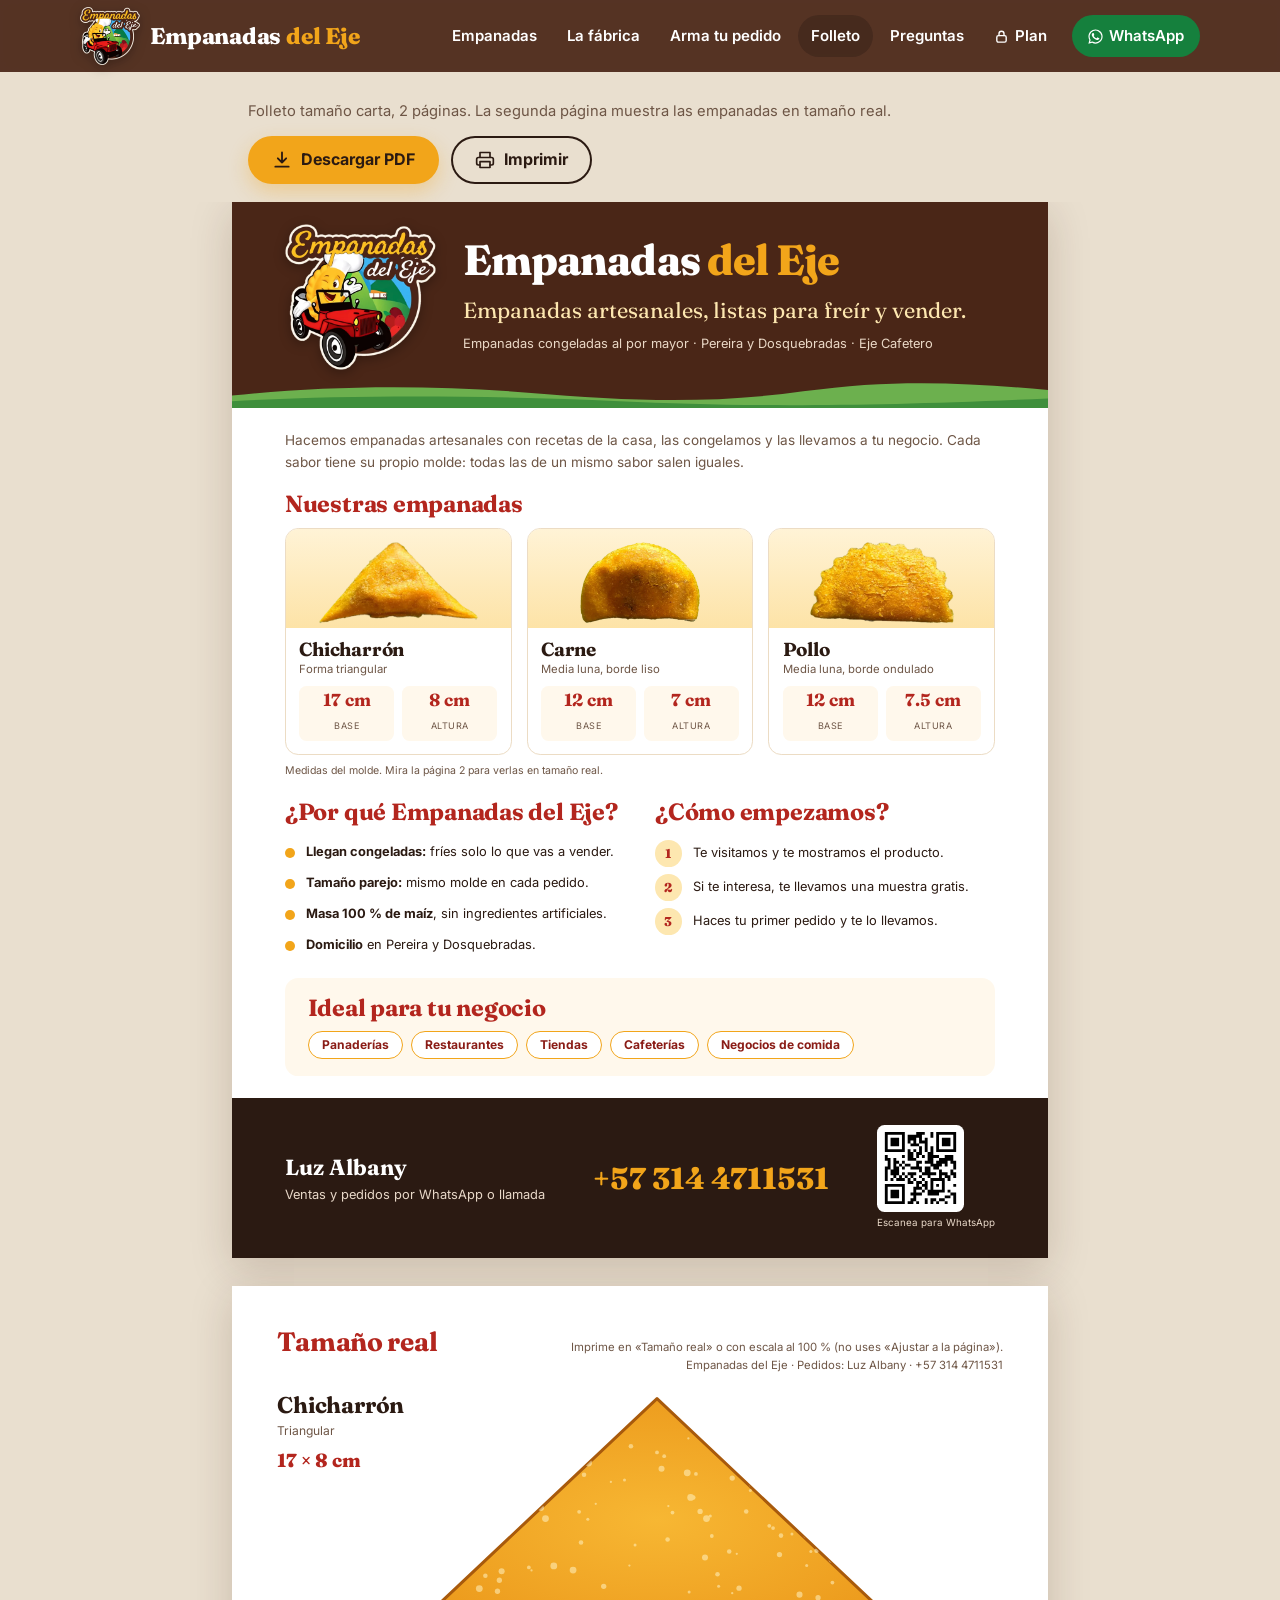
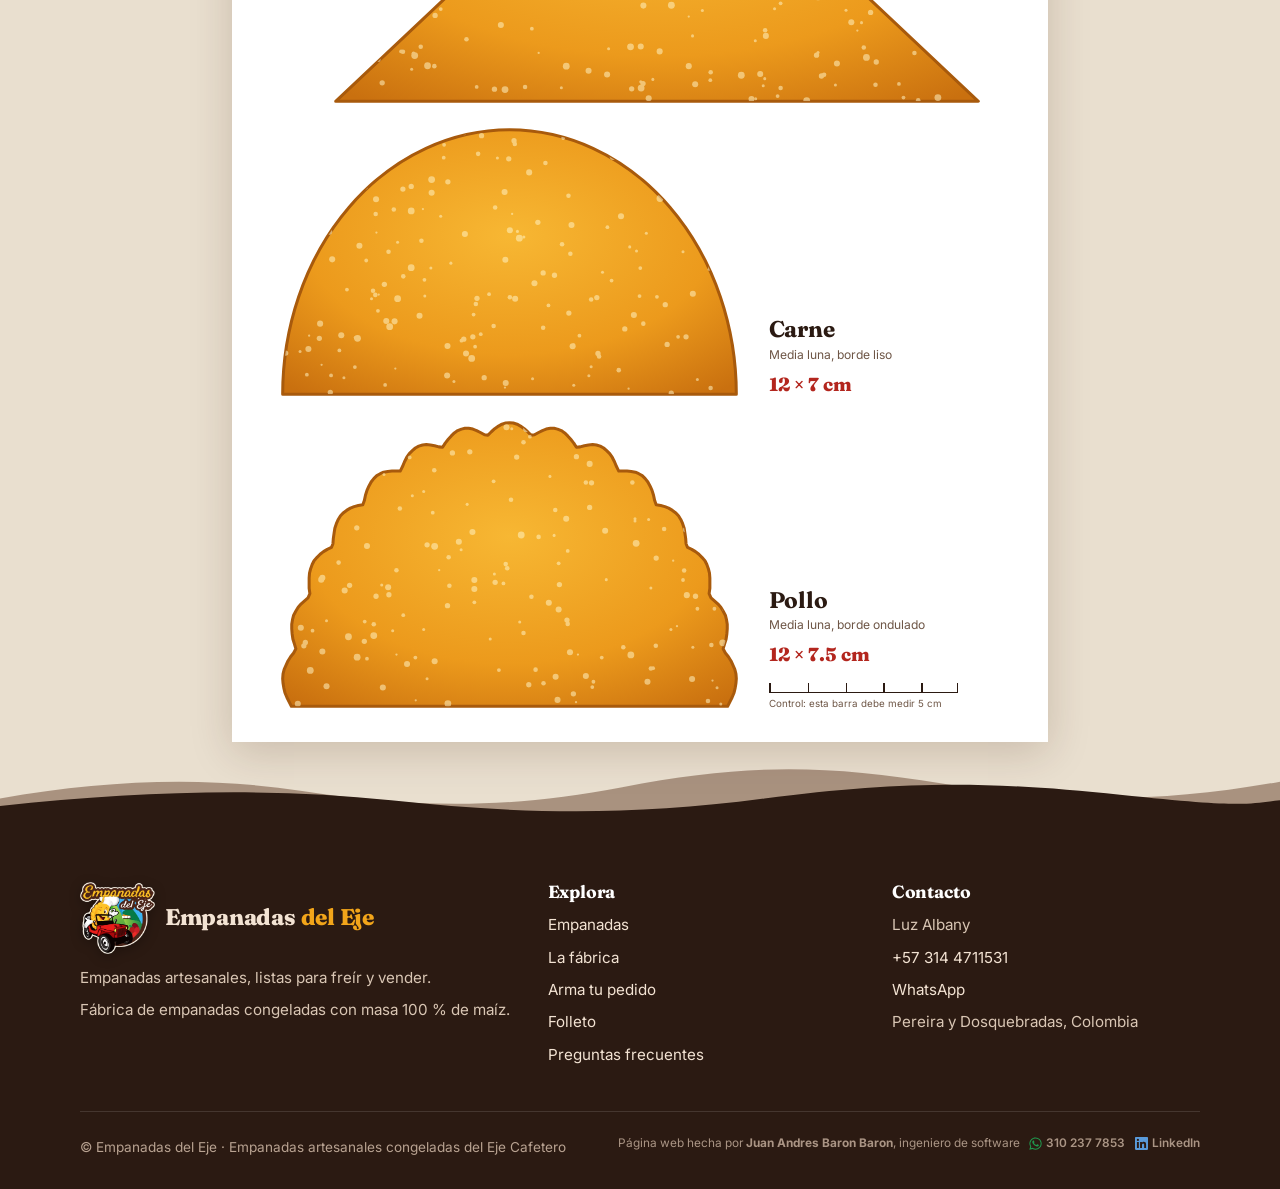
<file: folleto.html>
<!doctype html>
<html lang="es-CO">
<head>
  <meta charset="utf-8">
  <meta name="viewport" content="width=device-width, initial-scale=1">
  <title>Folleto Empanadas del Eje | Empanadas congeladas al por mayor</title>
  <meta name="description" content="Folleto de Empanadas del Eje: empanadas congeladas al por mayor de carne, pollo y chicharrón con masa 100 % de maíz, en Pereira y Dosquebradas. Medidas en tamaño real, para descargar e imprimir.">
  <meta name="theme-color" content="#4a2617">
  <link rel="canonical" href="https://empanadasdeleje.com/folleto.html">
  <meta property="og:type" content="website">
  <meta property="og:locale" content="es_CO">
  <meta property="og:site_name" content="Empanadas del Eje">
  <meta property="og:title" content="Folleto Empanadas del Eje · Empanadas artesanales, listas para freír y vender">
  <meta property="og:description" content="Carne, pollo y chicharrón con masa 100 % de maíz. Medidas en tamaño real y contacto para pedidos.">
  <meta property="og:url" content="https://empanadasdeleje.com/folleto.html">
  <meta property="og:image" content="https://empanadasdeleje.com/assets/og-image.jpg">
  <meta property="og:image:width" content="1200">
  <meta property="og:image:height" content="630">
  <meta name="twitter:card" content="summary_large_image">
  <link rel="icon" href="assets/favicon-48.png" sizes="48x48" type="image/png">
  <link rel="icon" href="assets/favicon-32.png" sizes="32x32" type="image/png">
  <link rel="apple-touch-icon" href="assets/icon-180.png">
  <link rel="preconnect" href="https://fonts.googleapis.com">
  <link rel="preconnect" href="https://fonts.gstatic.com" crossorigin>
  <link href="https://fonts.googleapis.com/css2?family=Fraunces:opsz,wght@9..144,600;9..144,800&family=Inter:wght@400;600;700&display=swap" rel="stylesheet">
  <link rel="stylesheet" href="styles.css">
  <script>document.documentElement.classList.add('js')</script>
  <style>
    @page { size: letter; margin: 0; }
    body { background: #e9dfcf; }
    .toolbar { max-width: 21.59cm; margin: 28px auto 18px; padding: 0 16px; display: flex; gap: 12px; flex-wrap: wrap; align-items: center; justify-content: space-between; }
    .toolbar p { margin: 0; color: var(--muted); font-size: .92rem; }
    .viewer { overflow-x: auto; padding: 0 16px 48px; }
    .page {
      width: 21.59cm; height: 27.94cm; margin: 0 auto 28px; background: #fff;
      box-shadow: 0 10px 40px rgba(60,30,10,.18); position: relative; overflow: hidden;
      -webkit-print-color-adjust: exact; print-color-adjust: exact;
    }
    /* Página 1 */
    .f-head { background: var(--coffee); color: #fff; padding: .6cm 1.4cm 1cm; position: relative; display: flex; align-items: center; gap: .7cm; overflow: hidden; }
    .f-head .logo { flex: none; width: 4cm; position: relative; z-index: 1; }
    .f-head .logo img { width: 100%; filter: drop-shadow(0 .1cm .15cm rgba(0, 0, 0, .3)); }
    .f-head .txt { position: relative; z-index: 1; }
    .f-head .name { font-family: "Fraunces", serif; font-weight: 800; font-size: 1.12cm; line-height: 1; letter-spacing: -.02em; margin: 0; }
    .f-head .name em { font-style: normal; color: var(--gold); }
    .f-head .slogan { font-family: "Fraunces", serif; font-size: .58cm; margin: .3cm 0 0; color: var(--gold-soft); }
    .f-head .sub { margin: .18cm 0 0; font-size: .34cm; color: #ead8c6; }
    .f-head .hills { position: absolute; left: 0; right: 0; bottom: -1px; width: 100%; height: .75cm; }
    .f-body { padding: .6cm 1.4cm 0; }
    .f-body h2 { font-size: .62cm; margin: 0 0 .3cm; color: var(--red); }
    .f-intro { font-size: .36cm; color: var(--muted); margin: 0 0 .45cm; }
    .f-products { display: grid; grid-template-columns: repeat(3, 1fr); gap: .4cm; }
    .f-prod { border: 1.5px solid var(--line); border-radius: .35cm; overflow: hidden; }
    .f-prod .pic { background: linear-gradient(180deg, #fff3d6, #fde3a7); height: 2.6cm; display: grid; place-items: center; padding: .3cm; }
    .f-prod .pic img { max-height: 2.2cm; width: auto; }
    .f-prod .txt { padding: .3cm .35cm .35cm; }
    .f-prod h3 { font-size: .5cm; margin: 0; }
    .f-prod .shape { font-size: .3cm; color: var(--muted); margin: 0 0 .2cm; }
    .f-prod .m { display: flex; gap: .2cm; }
    .f-prod .m div { flex: 1; background: var(--cream); border-radius: .2cm; text-align: center; padding: .12cm 0; }
    .f-prod .m b { display: block; font-family: "Fraunces", serif; color: var(--red); font-size: .46cm; line-height: 1.2; }
    .f-prod .m small { font-size: .24cm; text-transform: uppercase; letter-spacing: .06em; color: var(--muted); }
    .f-note { font-size: .28cm; color: var(--muted); margin: .2cm 0 0; }
    .f-cols { display: grid; grid-template-columns: 1fr 1fr; gap: .8cm; margin-top: .5cm; }
    .f-list { list-style: none; margin: 0; padding: 0; font-size: .34cm; }
    .f-list li { padding: .14cm 0 .14cm .55cm; position: relative; }
    .f-list li::before { content: ""; position: absolute; left: 0; top: .3cm; width: .26cm; height: .26cm; border-radius: 50%; background: var(--gold); }
    .f-steps { margin: 0; padding: 0; list-style: none; counter-reset: s; font-size: .34cm; }
    .f-steps li { counter-increment: s; display: grid; grid-template-columns: .75cm 1fr; gap: .25cm; padding: .1cm 0; align-items: center; }
    .f-steps li::before { content: counter(s); width: .7cm; height: .7cm; border-radius: 50%; background: var(--gold-soft); color: var(--red); font-weight: 800; display: grid; place-items: center; font-family: "Fraunces", serif; }
    .f-foot { position: absolute; left: 0; right: 0; bottom: 0; background: var(--ink); color: #fff; padding: .7cm 1.4cm; display: flex; align-items: center; justify-content: space-between; gap: .6cm; }
    .f-foot .who { font-size: .34cm; color: #e8d8c8; }
    .f-foot .who strong { display: block; font-family: "Fraunces", serif; font-size: .58cm; color: #fff; }
    .f-foot .tel { font-family: "Fraunces", serif; font-size: .8cm; color: var(--gold); font-weight: 800; white-space: nowrap; }
    .f-foot .qr { background: #fff; border-radius: .2cm; padding: .12cm; width: 2.3cm; height: 2.3cm; }
    .f-foot .qr img { width: 100%; height: 100%; }
    .f-foot .qrtxt { font-size: .26cm; color: #e8d8c8; text-align: center; margin-top: .1cm; }

    /* Página 2: tamaño real */
    .p2 { padding: 1.1cm 1.2cm; }
    .p2-head { display: flex; align-items: baseline; justify-content: space-between; height: 1.3cm; }
    .p2-head h2 { font-size: .7cm; margin: 0; color: var(--red); }
    .p2-head p { margin: 0; text-align: right; font-size: .3cm; color: var(--muted); }
    .real { position: relative; display: flex; align-items: flex-end; gap: .7cm; margin-top: .45cm; }
    .real img { flex: none; }
    .real .lbl h3 { font-size: .6cm; margin: 0; }
    .real .lbl p { margin: .05cm 0 0; font-size: .32cm; color: var(--muted); }
    .real .lbl .dims { font-family: "Fraunces", serif; color: var(--red); font-size: .5cm; font-weight: 800; margin-top: .15cm; }
    .real.chich .lbl { position: absolute; left: 0; top: 0; width: 6.5cm; }
    .real.chich { justify-content: flex-start; }
    .f-ideal { margin-top: .45cm; background: var(--cream); border-radius: .35cm; padding: .45cm .6cm; }
    .f-ideal h2 { margin-bottom: .25cm; }
    .f-chips { display: flex; flex-wrap: wrap; gap: .2cm; }
    .f-chips span { background: #fff; border: 1.5px solid var(--gold); color: var(--red-dark); font-weight: 700; font-size: .32cm; padding: .1cm .35cm; border-radius: 999px; }
    .calib { margin-top: .35cm; font-size: .26cm; color: var(--muted); }
    .calib span { display: block; width: 5cm; height: .25cm; margin-bottom: .08cm; border: 1.5px solid var(--ink); border-top: 0; background: repeating-linear-gradient(90deg, var(--ink) 0 1.5px, transparent 1.5px 1cm); }

    @media print {
      body { background: #fff; }
      .toolbar, .site-header, .no-print, .skip-link { display: none !important; }
      .viewer { padding: 0; overflow: visible; }
      .page { margin: 0; box-shadow: none; page-break-after: always; break-after: page; zoom: 1 !important; }
      .page:last-child { page-break-after: auto; break-after: auto; }
    }
  </style>
</head>
<body>
  <a class="skip-link" href="#main">Saltar al contenido</a>

  <!-- HEADER -->
  <header class="site-header" data-header>
    <div class="wrap header-inner">
      <a class="brand" href="index.html"><img src="assets/logo-sticker-480.webp" alt="" width="60" height="58"><span>Empanadas <em>del Eje</em></span></a>
      <button class="menu-toggle" type="button" aria-expanded="false" aria-controls="site-nav" aria-label="Abrir menú"><span></span><span></span><span></span></button>
      <nav id="site-nav" class="nav" aria-label="Principal">
        <a href="index.html#empanadas">Empanadas</a>
        <a href="index.html#fabrica">La fábrica</a>
        <a href="index.html#pedido">Arma tu pedido</a>
        <a href="folleto.html" aria-current="page">Folleto</a>
        <a href="index.html#preguntas">Preguntas</a>
        <a href="plan.html"><svg aria-hidden="true"><use href="assets/icons.svg#i-lock"/></svg>Plan</a>
        <a class="nav-cta" href="https://wa.me/573144711531" target="_blank" rel="noopener"><svg aria-hidden="true"><use href="assets/icons.svg#i-wa"/></svg>WhatsApp</a>
      </nav>
    </div>
  </header>
  <!-- /HEADER -->

  <main id="main">
  <h1 class="sr-only">Folleto de Empanadas del Eje</h1>
  <div class="toolbar">
    <p>Folleto tamaño carta, 2 páginas. La segunda página muestra las empanadas en tamaño real.</p>
    <div class="btn-row" style="margin:0">
      <a class="btn btn-primary" href="assets/folleto-empanadas-del-eje.pdf" download><svg aria-hidden="true"><use href="assets/icons.svg#i-download"/></svg>Descargar PDF</a>
      <button class="btn btn-ghost" type="button" onclick="window.print()"><svg aria-hidden="true"><use href="assets/icons.svg#i-print"/></svg>Imprimir</button>
    </div>
  </div>

  <div class="viewer">
    <!-- Página 1 -->
    <div class="page">
      <div class="f-head">
        <div class="logo"><img src="assets/logo-sticker-480.webp" alt="Logo de Empanadas del Eje"></div>
        <div class="txt">
          <p class="name">Empanadas <em>del Eje</em></p>
          <p class="slogan">Empanadas artesanales, listas para freír y vender.</p>
          <p class="sub">Empanadas congeladas al por mayor · Pereira y Dosquebradas · Eje Cafetero</p>
        </div>
        <svg class="hills" viewBox="0 0 800 40" preserveAspectRatio="none" aria-hidden="true"><path d="M0 40 V22 C 90 8, 190 6, 290 18 S 470 34, 560 16 S 720 4, 800 14 V40 Z" fill="#6cb04e"/><path d="M0 40 V30 C 120 20, 260 22, 380 30 S 620 38, 800 26 V40 Z" fill="#3f8f3c"/></svg>
      </div>
      <div class="f-body">
        <p class="f-intro">Hacemos empanadas artesanales con recetas de la casa, las congelamos y las llevamos a tu negocio. Cada sabor tiene su propio molde: todas las de un mismo sabor salen iguales.</p>
        <h2>Nuestras empanadas</h2>
        <div class="f-products">
          <div class="f-prod">
            <div class="pic"><img src="assets/foto-chicharron-sm.webp" alt="Empanada de chicharrón"></div>
            <div class="txt">
              <h3>Chicharrón</h3><p class="shape">Forma triangular</p>
              <div class="m"><div><b>17 cm</b><small>Base</small></div><div><b>8 cm</b><small>Altura</small></div></div>
            </div>
          </div>
          <div class="f-prod">
            <div class="pic"><img src="assets/foto-carne-sm.webp" alt="Empanada de carne"></div>
            <div class="txt">
              <h3>Carne</h3><p class="shape">Media luna, borde liso</p>
              <div class="m"><div><b>12 cm</b><small>Base</small></div><div><b>7 cm</b><small>Altura</small></div></div>
            </div>
          </div>
          <div class="f-prod">
            <div class="pic"><img src="assets/foto-pollo-sm.webp" alt="Empanada de pollo"></div>
            <div class="txt">
              <h3>Pollo</h3><p class="shape">Media luna, borde ondulado</p>
              <div class="m"><div><b>12 cm</b><small>Base</small></div><div><b>7.5 cm</b><small>Altura</small></div></div>
            </div>
          </div>
        </div>
        <p class="f-note">Medidas del molde. Mira la página 2 para verlas en tamaño real.</p>

        <div class="f-cols">
          <div>
            <h2>¿Por qué Empanadas del Eje?</h2>
            <ul class="f-list">
              <li><strong>Llegan congeladas:</strong> fríes solo lo que vas a vender.</li>
              <li><strong>Tamaño parejo:</strong> mismo molde en cada pedido.</li>
              <li><strong>Masa 100 % de maíz</strong>, sin ingredientes artificiales.</li>
              <li><strong>Domicilio</strong> en Pereira y Dosquebradas.</li>
            </ul>
          </div>
          <div>
            <h2>¿Cómo empezamos?</h2>
            <ol class="f-steps">
              <li>Te visitamos y te mostramos el producto.</li>
              <li>Si te interesa, te llevamos una muestra gratis.</li>
              <li>Haces tu primer pedido y te lo llevamos.</li>
            </ol>
          </div>
        </div>
        <div class="f-ideal">
          <h2>Ideal para tu negocio</h2>
          <div class="f-chips"><span>Panaderías</span><span>Restaurantes</span><span>Tiendas</span><span>Cafeterías</span><span>Negocios de comida</span></div>
        </div>
      </div>
      <div class="f-foot">
        <div class="who"><strong>Luz Albany</strong>Ventas y pedidos por WhatsApp o llamada</div>
        <div class="tel">+57 314 4711531</div>
        <div>
          <div class="qr"><img src="assets/qr-whatsapp.svg" alt="Código QR de WhatsApp"></div>
          <div class="qrtxt">Escanea para WhatsApp</div>
        </div>
      </div>
    </div>

    <!-- Página 2: tamaño real -->
    <div class="page p2">
      <div class="p2-head">
        <h2>Tamaño real</h2>
        <p>Imprime en «Tamaño real» o con escala al 100&nbsp;% (no uses «Ajustar a la página»).<br>Empanadas del Eje · Pedidos: Luz Albany · +57 314 4711531</p>
      </div>
      <div class="real chich">
        <img src="assets/chicharron.svg" alt="Chicharrón en tamaño real" style="width:17.3cm;height:8.3cm;margin-left:1.4cm">
        <div class="lbl"><h3>Chicharrón</h3><p>Triangular</p><div class="dims">17 × 8 cm</div></div>
      </div>
      <div class="real">
        <img src="assets/carne.svg" alt="Carne en tamaño real" style="width:12.3cm;height:7.3cm">
        <div class="lbl"><h3>Carne</h3><p>Media luna, borde liso</p><div class="dims">12 × 7 cm</div></div>
      </div>
      <div class="real">
        <img src="assets/pollo.svg" alt="Pollo en tamaño real" style="width:12.3cm;height:7.8cm">
        <div class="lbl"><h3>Pollo</h3><p>Media luna, borde ondulado</p><div class="dims">12 × 7.5 cm</div><div class="calib"><span></span>Control: esta barra debe medir 5&nbsp;cm</div></div>
      </div>
    </div>
  </div>
  </main>

  <!-- FOOTER -->
  <footer class="site-footer no-print">
    <div class="wrap">
      <div class="footer-grid">
        <div>
          <a class="brand" href="index.html"><img src="assets/logo-sticker-480.webp" alt="" width="60" height="58"><span>Empanadas <em>del Eje</em></span></a>
          <p>Empanadas artesanales, listas para freír y vender.</p>
          <p>Fábrica de empanadas congeladas con masa 100&nbsp;% de maíz.</p>
        </div>
        <div>
          <h2>Explora</h2>
          <ul>
            <li><a href="index.html#empanadas">Empanadas</a></li>
            <li><a href="index.html#fabrica">La fábrica</a></li>
            <li><a href="index.html#pedido">Arma tu pedido</a></li>
            <li><a href="folleto.html">Folleto</a></li>
            <li><a href="index.html#preguntas">Preguntas frecuentes</a></li>
          </ul>
        </div>
        <div>
          <h2>Contacto</h2>
          <ul>
            <li>Luz Albany</li>
            <li><a href="tel:+573144711531">+57 314 4711531</a></li>
            <li><a href="https://wa.me/573144711531" target="_blank" rel="noopener">WhatsApp</a></li>
            <li>Pereira y Dosquebradas, Colombia</li>
          </ul>
        </div>
      </div>
      <div class="footer-bottom">
        <span>© Empanadas del Eje · Empanadas artesanales congeladas del Eje Cafetero</span>
        <p class="credit">Página web hecha por <strong>Juan Andres Baron Baron</strong>, ingeniero de software <span class="credit-links"><a class="wa" href="https://wa.me/573102377853" target="_blank" rel="noopener"><svg aria-hidden="true"><use href="assets/icons.svg#i-wa"/></svg>310 237 7853</a><a class="li" href="https://www.linkedin.com/in/juan-andres-baron-baron/" target="_blank" rel="noopener"><svg aria-hidden="true"><use href="assets/icons.svg#i-li"/></svg>LinkedIn</a></span></p>
      </div>
    </div>
  </footer>
  <!-- /FOOTER -->

  <script src="assets/site.js" defer></script>
  <script>
    // En pantallas angostas, achicar las hojas para que se vean completas (al imprimir quedan al 100 %)
    (function () {
      var v = document.querySelector(".viewer");
      var pages = [].slice.call(v.querySelectorAll(".page"));
      function fit() {
        var s = Math.min(1, (v.clientWidth - 32) / pages[0].offsetWidth);
        pages.forEach(function (p) { p.style.zoom = s < 1 ? s.toFixed(4) : ""; });
      }
      fit();
      window.addEventListener("resize", fit);
    })();
  </script>
</body>
</html>
</file>
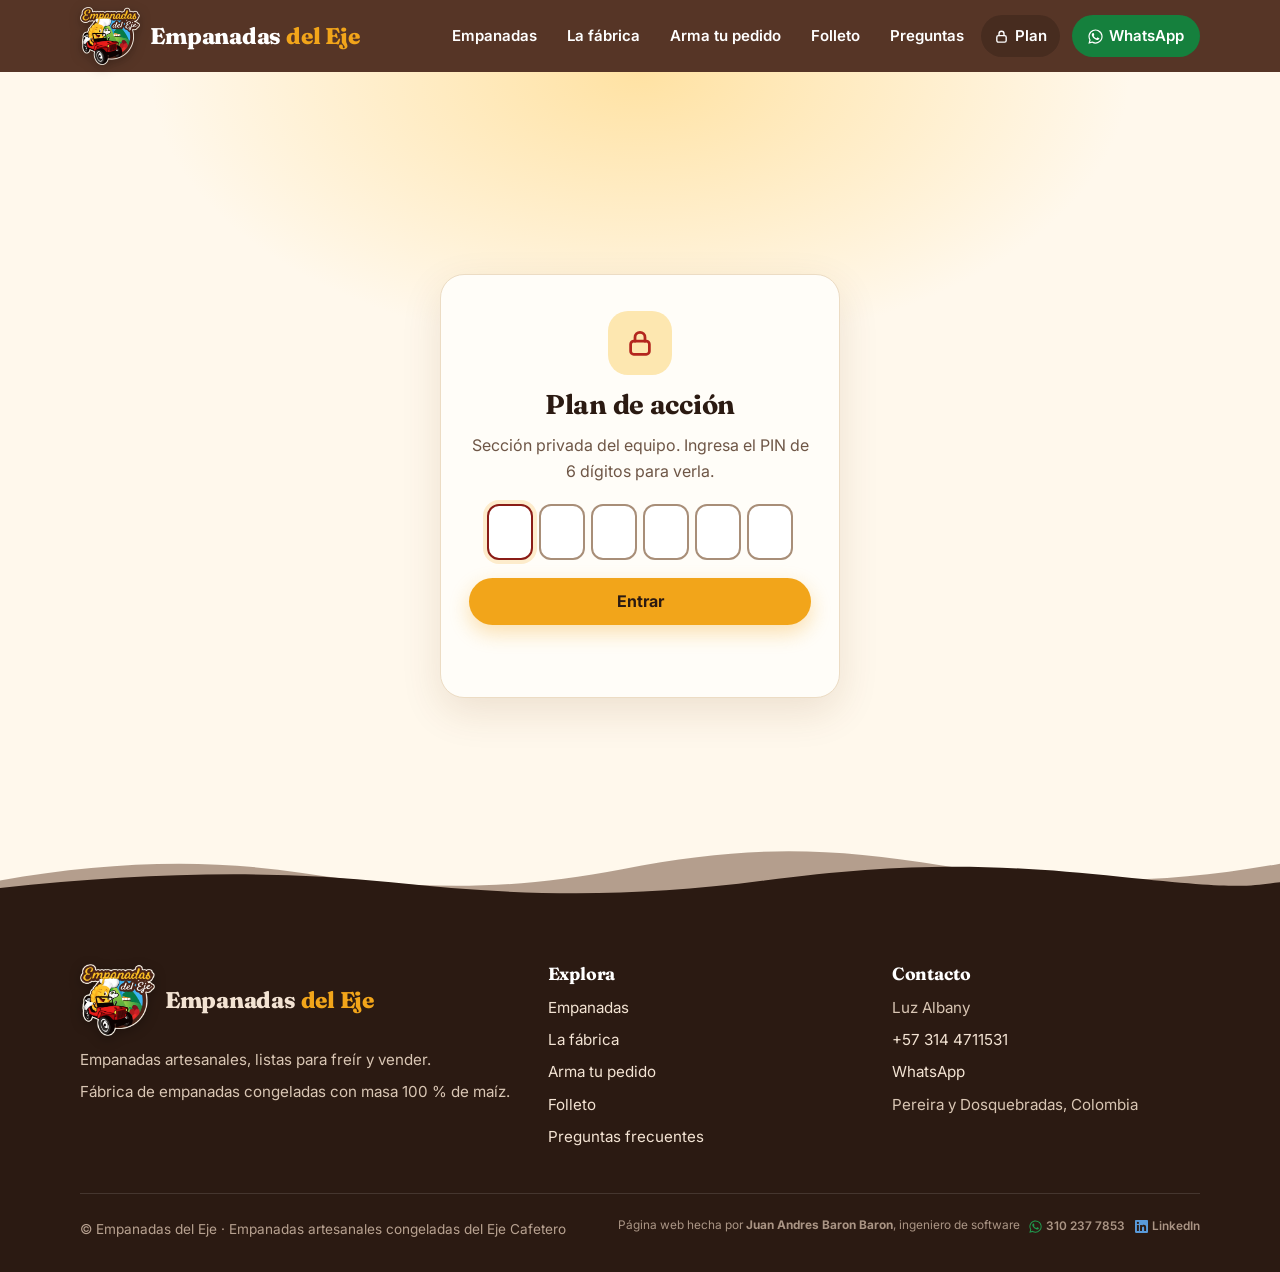
<file: plan.html>
<!doctype html>
<html lang="es">
<head>
  <meta charset="utf-8">
  <meta name="viewport" content="width=device-width, initial-scale=1">
  <meta name="robots" content="noindex, nofollow">
  <meta name="theme-color" content="#4a2617">
  <title>Plan de acción | Empanadas del Eje</title>
  <link rel="icon" href="assets/favicon-48.png" sizes="48x48" type="image/png">
  <link rel="icon" href="assets/favicon-32.png" sizes="32x32" type="image/png">
  <link rel="apple-touch-icon" href="assets/icon-180.png">
  <link rel="preconnect" href="https://fonts.googleapis.com">
  <link rel="preconnect" href="https://fonts.gstatic.com" crossorigin>
  <link href="https://fonts.googleapis.com/css2?family=Fraunces:opsz,wght@9..144,600;9..144,800&family=Inter:wght@400;600;700;800&display=swap" rel="stylesheet">
  <link rel="stylesheet" href="styles.css">
  <script>document.documentElement.classList.add('js');try{if(sessionStorage.getItem('fritanga-pin'))document.documentElement.classList.add('unlocking')}catch(e){}</script>
  <style>
    .unlocking .gate { visibility: hidden; }
    .gate { min-height: calc(100vh - var(--header-h)); display: grid; grid-template-columns: minmax(0, 1fr); place-items: center; padding: 40px 16px; background: radial-gradient(700px 400px at 50% 0%, #ffe2a3 0, transparent 70%), var(--cream); }
    .gate[hidden] { display: none; }
    .gate-card { background: var(--paper); border: 1px solid var(--line); border-radius: 24px; padding: 36px 28px; width: 100%; max-width: 400px; text-align: center; box-shadow: var(--shadow); }
    .gate-card .lock { width: 64px; height: 64px; margin: 0 auto 14px; border-radius: 20px; background: var(--gold-soft); color: var(--red); display: grid; place-items: center; }
    .gate-card .lock svg { width: 30px; height: 30px; }
    .gate-card h1 { font-size: 1.7rem; }
    .gate-card p { color: var(--muted); margin: 0 0 20px; }
    .pin-boxes { display: flex; gap: 6px; justify-content: center; }
    .pin-boxes input { flex: 1 1 0; width: 0; min-width: 0; max-width: 46px; height: 56px; text-align: center; font-size: 1.5rem; font-weight: 800; border: 2px solid var(--control-line); border-radius: 12px; background: #fff; color: var(--ink); font-family: inherit; }
    .pin-boxes input:focus { outline: none; border-color: var(--red-dark); box-shadow: 0 0 0 4px rgba(242, 165, 26, .2); }
    .gate-card .btn { width: 100%; margin-top: 18px; }
    .err { color: var(--red); font-weight: 600; min-height: 1.6em; margin-top: 10px; }
    .shake { animation: shake .35s; }
    @keyframes shake { 25% { transform: translateX(-8px); } 50% { transform: translateX(8px); } 75% { transform: translateX(-4px); } }

    #plan { padding: 40px 0 80px; }
    #plan[hidden] { display: none; }
    .plan-top { display: flex; justify-content: flex-end; gap: 10px; margin-bottom: 8px; flex-wrap: wrap; }
    .pl-intro { margin-bottom: 22px; }
    .pl-intro h1 { font-size: clamp(2rem, 5vw, 3.2rem); }
    .pl-progress { background: #fff; border: 1px solid var(--line); border-radius: 18px; padding: 18px 20px; box-shadow: var(--shadow-sm); }
    .pl-progress-top { display: flex; justify-content: space-between; gap: 12px; margin-bottom: 10px; flex-wrap: wrap; }
    .pl-progress-top span { color: var(--red); font-weight: 800; }
    .pl-bar { height: 12px; background: var(--cream-2); border-radius: 999px; overflow: hidden; }
    .pl-bar span { display: block; height: 100%; width: 0; background: linear-gradient(90deg, var(--gold), var(--red)); border-radius: 999px; transition: width .5s var(--ease); }
    .pl-progress small { display: block; margin-top: 8px; color: var(--muted); }
    .pl-toc { position: sticky; top: var(--header-h); z-index: 5; display: flex; gap: 6px; overflow-x: auto; padding: 12px 0; margin: 14px 0 0; background: var(--cream); }
    .pl-toc a { flex: none; text-decoration: none; color: var(--ink-2); font-weight: 700; font-size: .88rem; padding: 7px 14px; border-radius: 999px; background: #fff; border: 1px solid var(--line); }
    .pl-toc a:hover { border-color: var(--gold); }
    .pl-h { font-size: 1.7rem; margin: 40px 0 16px; padding-top: 18px; border-top: 2px solid var(--line); scroll-margin-top: calc(var(--header-h) + 70px); }
    .pl-h small { font-family: "Inter", sans-serif; font-size: .95rem; color: var(--muted); font-weight: 600; white-space: nowrap; }
    #planBody :is(input, select, button, a) { scroll-margin-top: calc(var(--header-h) + 76px); }
    .pl-timeline { display: grid; grid-template-columns: repeat(4, 1fr); gap: 14px; }
    .tl { background: var(--red); color: #fff; border-radius: 16px; padding: 18px; }
    .tl span { font-weight: 800; font-family: "Fraunces", serif; font-size: 1.1rem; color: var(--gold-soft); }
    .tl p { margin: 6px 0 0; color: #ffe9e6; }
    .eric { display: grid; grid-template-columns: 1fr 1fr; gap: 14px; }
    .e { border-radius: 16px; padding: 20px; border: 1px solid var(--line); background: var(--paper); border-left: 8px solid; }
    .e h3 { margin-bottom: 6px; }
    .e p { margin: 0; color: var(--muted); }
    .e-el { border-left-color: #b3261e; } .e-re { border-left-color: #e07b16; }
    .e-in { border-left-color: #2f7d32; } .e-cr { border-left-color: #1f6fb3; }
    .tasks { list-style: none; padding: 0; margin: 0 0 16px; display: grid; gap: 10px; }
    .tasks label { display: grid; grid-template-columns: 28px 1fr; gap: 12px; align-items: start; background: #fff; border: 1px solid var(--line); border-radius: 14px; padding: 14px 16px; cursor: pointer; transition: border-color .2s, background .2s; }
    .tasks label:hover { border-color: var(--gold); }
    .tasks input { -webkit-appearance: none; appearance: none; width: 26px; height: 26px; margin: 0; border: 2px solid var(--control-line); border-radius: 8px; display: grid; place-items: center; cursor: pointer; background: #fff; transition: background .2s, border-color .2s; }
    .tasks input::after { content: ""; width: 7px; height: 13px; border: solid #fff; border-width: 0 3px 3px 0; transform: rotate(45deg) scale(0); margin-top: -3px; transition: transform .2s var(--ease); }
    .tasks input:checked { background: var(--wa); border-color: var(--wa); }
    .tasks input:checked::after { transform: rotate(45deg) scale(1); }
    .tasks input:focus-visible { outline: 3px solid var(--gold); outline-offset: 2px; }
    .tasks input:checked + span { color: var(--muted); text-decoration: line-through; text-decoration-color: rgba(110, 86, 70, .5); }
    .tasks label:has(input:checked) { background: #f3fbf5; border-color: #bfe3c9; }
    .pl-warn { background: #fff4d1; border: 1px solid #f2d27a; border-radius: 12px; padding: 14px 16px; }
    .visits { display: grid; grid-template-columns: repeat(3, 1fr); gap: 14px; margin: 0 0 16px; }
    .v { background: var(--paper); border: 1px solid var(--line); border-radius: 16px; padding: 18px; }
    .v span { display: inline-block; background: var(--gold-soft); color: var(--red-dark); font-weight: 700; padding: 3px 10px; border-radius: 999px; font-size: .85rem; margin-bottom: 8px; }
    .v p { margin: 0; color: var(--muted); }
    .log { background: #fff; border: 1px solid var(--line); border-radius: 20px; padding: 22px; box-shadow: var(--shadow-sm); }
    .log-head { display: flex; justify-content: space-between; gap: 20px; flex-wrap: wrap; align-items: center; margin-bottom: 16px; }
    .log-head h3 { margin: 0 0 4px; }
    .log-head p { margin: 0; color: var(--muted); font-size: .92rem; max-width: 48ch; }
    .goal { display: flex; align-items: center; gap: 14px; }
    .goal-ring { position: relative; width: 74px; height: 74px; flex: none; }
    .goal-ring svg { width: 100%; height: 100%; transform: rotate(-90deg); }
    .goal-ring circle { fill: none; stroke-width: 4; }
    .goal-ring .bg { stroke: var(--cream-2); }
    .goal-ring .fg { stroke: var(--wa); stroke-linecap: round; stroke-dasharray: 97.4; stroke-dashoffset: 97.4; transition: stroke-dashoffset .6s var(--ease); }
    .goal-ring b { position: absolute; inset: 0; display: grid; place-items: center; font-family: "Fraunces", serif; font-size: 1.4rem; }
    .goal strong { display: block; font-size: .92rem; }
    .goal-input { display: inline-flex; align-items: center; gap: 8px; color: var(--muted); font-size: .88rem; margin-top: 4px; }
    .goal-input input { width: 64px; padding: 6px 8px; border: 1.5px solid var(--line); border-radius: 8px; font: inherit; font-weight: 700; }
    .log-form { display: grid; grid-template-columns: repeat(4, 1fr); gap: 12px; align-items: end; padding: 16px; background: var(--cream); border-radius: 14px; margin-bottom: 16px; }
    .log-form .wide { grid-column: span 3; }
    .log-form .btn { height: 50px; }
    .log-table-wrap { overflow-x: auto; position: relative; }
    .pl-table { width: 100%; border-collapse: collapse; background: var(--paper); font-size: .93rem; }
    .pl-table th, .pl-table td { padding: 10px 12px; border-bottom: 1px solid var(--line); text-align: left; vertical-align: top; }
    .pl-table th { background: var(--gold-soft); white-space: nowrap; }
    .pl-table td.when { white-space: nowrap; color: var(--muted); }
    .pl-table .del { border: 0; background: none; color: var(--red); cursor: pointer; font-weight: 700; padding: 2px 6px; border-radius: 6px; }
    .pl-table .del:hover { background: #fde8e6; }
    .badge-v { display: inline-block; padding: 2px 9px; border-radius: 999px; font-size: .78rem; font-weight: 700; background: var(--cream-2); color: var(--red-dark); white-space: nowrap; }
    .log-empty { color: var(--muted); text-align: center; padding: 14px; margin: 0; }
    .log-empty[hidden] { display: none; }
    .log-actions { margin-top: 14px; }
    .pl-big { font-family: "Fraunces", serif; font-size: 1.4rem; background: var(--paper); border: 2px dashed var(--gold); border-radius: 16px; padding: 22px; }
    @media (max-width: 860px) {
      .pl-timeline, .visits { grid-template-columns: 1fr 1fr; }
      .log-form { grid-template-columns: 1fr 1fr; }
      .log-form .wide { grid-column: 1 / -1; }
      .log-form .btn { grid-column: 1 / -1; }
    }
    @media (max-width: 560px) {
      .pl-timeline, .visits, .eric, .log-form { grid-template-columns: 1fr; }
      .pin-boxes input { height: 52px; }
    }
    @media (max-width: 400px) {
      .gate-card { padding: 28px 16px; }
    }
    @media print {
      .site-header, .plan-top, .pl-toc, .log-form, .log-actions, .pl-table .del, .site-footer { display: none !important; }
      .tl, .e, .v, .tasks li, .pl-warn, .pl-big, .log, .pl-table tr { break-inside: avoid; }
      .pl-h { break-after: avoid; }
      body { background: #fff; }
      .tl, .e, .pl-table th, .tasks input:checked, .pl-bar span { -webkit-print-color-adjust: exact; print-color-adjust: exact; }
    }
  </style>
</head>
<body>
  <a class="skip-link" href="#main">Saltar al contenido</a>

  <!-- HEADER -->
  <header class="site-header" data-header>
    <div class="wrap header-inner">
      <a class="brand" href="index.html"><img src="assets/logo-sticker-480.webp" alt="" width="60" height="58"><span>Empanadas <em>del Eje</em></span></a>
      <button class="menu-toggle" type="button" aria-expanded="false" aria-controls="site-nav" aria-label="Abrir menú"><span></span><span></span><span></span></button>
      <nav id="site-nav" class="nav" aria-label="Principal">
        <a href="index.html#empanadas">Empanadas</a>
        <a href="index.html#fabrica">La fábrica</a>
        <a href="index.html#pedido">Arma tu pedido</a>
        <a href="folleto.html">Folleto</a>
        <a href="index.html#preguntas">Preguntas</a>
        <a href="plan.html" aria-current="page"><svg aria-hidden="true"><use href="assets/icons.svg#i-lock"/></svg>Plan</a>
        <a class="nav-cta" href="https://wa.me/573144711531" target="_blank" rel="noopener"><svg aria-hidden="true"><use href="assets/icons.svg#i-wa"/></svg>WhatsApp</a>
      </nav>
    </div>
  </header>
  <!-- /HEADER -->

  <main id="main">
    <div class="gate" id="gate">
      <form class="gate-card" id="gateForm" autocomplete="off">
        <div class="lock"><svg aria-hidden="true"><use href="assets/icons.svg#i-lock"/></svg></div>
        <h1>Plan de acción</h1>
        <p>Sección privada del equipo. Ingresa el PIN de 6 dígitos para verla.</p>
        <div class="pin-boxes" id="pinBoxes" role="group" aria-label="PIN de 6 dígitos">
          <input inputmode="numeric" maxlength="1" aria-label="Dígito 1" autocomplete="off">
          <input inputmode="numeric" maxlength="1" aria-label="Dígito 2" autocomplete="off">
          <input inputmode="numeric" maxlength="1" aria-label="Dígito 3" autocomplete="off">
          <input inputmode="numeric" maxlength="1" aria-label="Dígito 4" autocomplete="off">
          <input inputmode="numeric" maxlength="1" aria-label="Dígito 5" autocomplete="off">
          <input inputmode="numeric" maxlength="1" aria-label="Dígito 6" autocomplete="off">
        </div>
        <button class="btn btn-primary" type="submit" id="go">Entrar</button>
        <div class="err" id="err" role="alert"></div>
      </form>
    </div>

    <div id="plan" hidden>
      <div class="wrap">
        <div class="plan-top">
          <button class="btn btn-ghost btn-sm" type="button" onclick="window.print()"><svg aria-hidden="true"><use href="assets/icons.svg#i-print"/></svg>Imprimir plan</button>
          <button class="btn btn-ghost btn-sm" type="button" id="lock"><svg aria-hidden="true"><use href="assets/icons.svg#i-lock"/></svg>Cerrar</button>
        </div>
        <div id="planBody"></div>
      </div>
    </div>
  </main>

  <!-- FOOTER -->
  <footer class="site-footer">
    <div class="wrap">
      <div class="footer-grid">
        <div>
          <a class="brand" href="index.html"><img src="assets/logo-sticker-480.webp" alt="" width="60" height="58"><span>Empanadas <em>del Eje</em></span></a>
          <p>Empanadas artesanales, listas para freír y vender.</p>
          <p>Fábrica de empanadas congeladas con masa 100&nbsp;% de maíz.</p>
        </div>
        <div>
          <h2>Explora</h2>
          <ul>
            <li><a href="index.html#empanadas">Empanadas</a></li>
            <li><a href="index.html#fabrica">La fábrica</a></li>
            <li><a href="index.html#pedido">Arma tu pedido</a></li>
            <li><a href="folleto.html">Folleto</a></li>
            <li><a href="index.html#preguntas">Preguntas frecuentes</a></li>
          </ul>
        </div>
        <div>
          <h2>Contacto</h2>
          <ul>
            <li>Luz Albany</li>
            <li><a href="tel:+573144711531">+57 314 4711531</a></li>
            <li><a href="https://wa.me/573144711531" target="_blank" rel="noopener">WhatsApp</a></li>
            <li>Pereira y Dosquebradas, Colombia</li>
          </ul>
        </div>
      </div>
      <div class="footer-bottom">
        <span>© Empanadas del Eje · Empanadas artesanales congeladas del Eje Cafetero</span>
        <p class="credit">Página web hecha por <strong>Juan Andres Baron Baron</strong>, ingeniero de software <span class="credit-links"><a class="wa" href="https://wa.me/573102377853" target="_blank" rel="noopener"><svg aria-hidden="true"><use href="assets/icons.svg#i-wa"/></svg>310 237 7853</a><a class="li" href="https://www.linkedin.com/in/juan-andres-baron-baron/" target="_blank" rel="noopener"><svg aria-hidden="true"><use href="assets/icons.svg#i-li"/></svg>LinkedIn</a></span></p>
      </div>
    </div>
  </footer>
  <!-- /FOOTER -->

  <div class="toast" role="status" aria-live="polite" data-toast><svg aria-hidden="true"><use href="assets/icons.svg#i-check"/></svg><span></span></div>

  <script src="assets/plan-data.js"></script>
  <script src="assets/site.js" defer></script>
  <script>
    // El plan va cifrado (AES-GCM) con una clave derivada del PIN.
    // Es una protección básica: sirve para que no lo vea cualquiera, no es seguridad fuerte.
    (function () {
      var $ = function (id) { return document.getElementById(id); };
      var fromB64 = function (s) { return Uint8Array.from(atob(s), function (c) { return c.charCodeAt(0); }); };
      var boxes = Array.prototype.slice.call(document.querySelectorAll("#pinBoxes input"));
      var TASKS_KEY = "fritanga-plan-tareas", LOG_KEY = "fritanga-visitas", GOAL_KEY = "fritanga-meta-semanal";

      function store(k, v) { try { localStorage.setItem(k, JSON.stringify(v)); } catch (e) {} }
      function read(k, d) { try { var v = JSON.parse(localStorage.getItem(k)); return v == null ? d : v; } catch (e) { return d; } }
      function toast(m) { if (window.siteToast) window.siteToast(m); }

      async function unlock(pin) {
        var d = window.PLAN_DATA;
        var base = await crypto.subtle.importKey("raw", new TextEncoder().encode(pin), "PBKDF2", false, ["deriveKey"]);
        var key = await crypto.subtle.deriveKey(
          { name: "PBKDF2", salt: fromB64(d.salt), iterations: d.iter, hash: "SHA-256" },
          base, { name: "AES-GCM", length: 256 }, false, ["decrypt"]);
        var plain = await crypto.subtle.decrypt({ name: "AES-GCM", iv: fromB64(d.iv) }, key, fromB64(d.data));
        return new TextDecoder().decode(plain);
      }

      function show(html) {
        $("planBody").innerHTML = html;
        $("gate").hidden = true;
        $("plan").hidden = false;
        document.documentElement.classList.remove("unlocking");
        window.scrollTo(0, 0);
        var h = document.querySelector("#planBody h1");
        if (h) { h.tabIndex = -1; h.focus({ preventScroll: true }); }
        setupTasks();
        setupLog();
      }

      /* ---- Casillas del PIN ---- */
      function pinValue() { return boxes.map(function (b) { return b.value; }).join(""); }
      boxes.forEach(function (b, i) {
        b.addEventListener("input", function () {
          var digits = b.value.replace(/\D/g, "");
          if (digits.length > 1) {
            // Pegaron varios dígitos: repartirlos
            digits.split("").slice(0, boxes.length - i).forEach(function (ch, j) { boxes[i + j].value = ch; });
            var next = Math.min(i + digits.length, boxes.length - 1);
            boxes[next].focus();
          } else {
            b.value = digits;
            if (digits && i < boxes.length - 1) boxes[i + 1].focus();
          }
          if (pinValue().length === boxes.length) $("gateForm").requestSubmit ? $("gateForm").requestSubmit() : $("go").click();
        });
        b.addEventListener("keydown", function (e) {
          if (e.key === "Backspace" && !b.value && i > 0) { boxes[i - 1].focus(); boxes[i - 1].value = ""; e.preventDefault(); }
          if (e.key === "ArrowLeft" && i > 0) boxes[i - 1].focus();
          if (e.key === "ArrowRight" && i < boxes.length - 1) boxes[i + 1].focus();
        });
        b.addEventListener("paste", function (e) {
          var d = ((e.clipboardData || window.clipboardData).getData("text") || "").replace(/\D/g, "");
          if (!d) return;
          e.preventDefault();
          d.slice(0, boxes.length - i).split("").forEach(function (ch, j) { boxes[i + j].value = ch; });
          boxes[Math.min(i + d.length, boxes.length - 1)].focus();
          if (pinValue().length === boxes.length) { var f = $("gateForm"); f.requestSubmit ? f.requestSubmit() : $("go").click(); }
        });
        b.addEventListener("focus", function () { b.select(); });
      });

      $("gateForm").addEventListener("submit", async function (e) {
        e.preventDefault();
        var pin = pinValue();
        if (pin.length < boxes.length) { $("err").textContent = "Escribe los 6 dígitos del PIN."; return; }
        $("go").disabled = true;
        $("err").textContent = "";
        try {
          var html = await unlock(pin);
          try { sessionStorage.setItem("fritanga-pin", pin); } catch (_) {}
          show(html);
        } catch (_) {
          $("err").textContent = "PIN incorrecto. Intenta de nuevo.";
          var card = $("gateForm");
          card.classList.remove("shake"); void card.offsetWidth; card.classList.add("shake");
          boxes.forEach(function (b) { b.value = ""; });
          boxes[0].focus();
        } finally {
          $("go").disabled = false;
        }
      });

      $("lock").addEventListener("click", function () {
        try { sessionStorage.removeItem("fritanga-pin"); } catch (_) {}
        location.reload();
      });

      /* ---- Tareas con avance ---- */
      function setupTasks() {
        var done = read(TASKS_KEY, {});
        var inputs = Array.prototype.slice.call(document.querySelectorAll("[data-task]"));
        var update = function () {
          var n = inputs.filter(function (i) { return i.checked; }).length;
          var t = document.querySelector("[data-progress-text]");
          var bar = document.querySelector("[data-progress-bar]");
          if (t) t.textContent = n + " de " + inputs.length + " tareas";
          if (bar) bar.style.width = (inputs.length ? Math.round(n / inputs.length * 100) : 0) + "%";
        };
        inputs.forEach(function (i) {
          i.checked = !!done[i.dataset.task];
          i.addEventListener("change", function () {
            done[i.dataset.task] = i.checked;
            store(TASKS_KEY, done);
            update();
            if (i.checked) toast("Tarea cumplida");
          });
        });
        update();
      }

      /* ---- Registro de visitas ---- */
      function todayISO() {
        var d = new Date();
        return d.getFullYear() + "-" + String(d.getMonth() + 1).padStart(2, "0") + "-" + String(d.getDate()).padStart(2, "0");
      }
      function weekStart() {
        var d = new Date(); d.setHours(0, 0, 0, 0);
        var day = (d.getDay() + 6) % 7; // lunes = 0
        d.setDate(d.getDate() - day);
        return d;
      }
      function parseISO(s) { var p = (s || "").split("-"); return new Date(+p[0], (+p[1] || 1) - 1, +p[2] || 1); }
      function fmt(s) { var d = parseISO(s); return d.toLocaleDateString("es-CO", { day: "numeric", month: "short" }); }
      function esc(s) { return String(s).replace(/[&<>"']/g, function (c) { return { "&": "&amp;", "<": "&lt;", ">": "&gt;", '"': "&quot;", "'": "&#39;" }[c]; }); }
      var VISIT = { "1": "Visita 1", "2": "Visita 2 · muestra", "3": "Visita 3 · seguimiento" };
      function goalOf(v) { var g = parseInt(v, 10); return isNaN(g) ? 15 : Math.min(200, Math.max(1, g)); }

      function setupLog() {
        var root = document.querySelector("[data-log]");
        if (!root) return;
        var form = root.querySelector("[data-log-form]");
        var tbody = root.querySelector("[data-log-table] tbody");
        var empty = root.querySelector("[data-log-empty]");
        var goalInput = root.querySelector("[data-goal]");
        var log = read(LOG_KEY, []);
        if (!Array.isArray(log)) log = [];
        goalInput.value = read(GOAL_KEY, 15);
        form.elements.fecha.value = todayISO();

        var render = function () {
          log.sort(function (a, b) { return a.fecha < b.fecha ? 1 : a.fecha > b.fecha ? -1 : 0; });
          tbody.innerHTML = log.map(function (v, i) {
            return "<tr><td class=\"when\">" + esc(fmt(v.fecha)) + "</td><td>" + esc(v.negocio) + "</td><td>" + esc(v.barrio) +
              "</td><td><span class=\"badge-v\">" + esc(VISIT[v.visita] || v.visita) + "</span></td><td>" + esc(v.resultado || "") +
              "</td><td><button class=\"del\" type=\"button\" data-del=\"" + i + "\" aria-label=\"Borrar visita a " + esc(v.negocio) + "\">✕</button></td></tr>";
          }).join("");
          empty.hidden = log.length > 0;
          // Negocios nuevos esta semana = primeras visitas desde el lunes
          var start = weekStart(), end = new Date(start);
          end.setDate(end.getDate() + 7);
          var count = log.filter(function (v) { var d = parseISO(v.fecha); return v.visita === "1" && d >= start && d < end; }).length;
          var goal = goalOf(goalInput.value);
          root.querySelector("[data-goal-count]").textContent = count;
          var arc = root.querySelector("[data-goal-arc]");
          arc.style.strokeDashoffset = (97.4 * (1 - Math.min(count / goal, 1))).toFixed(1);
          arc.style.stroke = count >= goal ? "var(--wa)" : "var(--gold)";
        };

        form.addEventListener("submit", function (e) {
          e.preventDefault();
          if (!form.reportValidity()) return;
          log.push({
            negocio: form.elements.negocio.value.trim(),
            barrio: form.elements.barrio.value.trim(),
            visita: form.elements.visita.value,
            fecha: form.elements.fecha.value || todayISO(),
            resultado: form.elements.resultado.value.trim()
          });
          store(LOG_KEY, log);
          form.elements.negocio.value = "";
          form.elements.resultado.value = "";
          form.elements.negocio.focus();
          render();
          toast("Visita registrada");
        });
        tbody.addEventListener("click", function (e) {
          var b = e.target.closest("[data-del]");
          if (!b) return;
          var v = log[+b.dataset.del];
          if (v && confirm("¿Borrar la visita a " + v.negocio + "?")) {
            log.splice(+b.dataset.del, 1);
            store(LOG_KEY, log);
            render();
            (tbody.querySelector("[data-del]") || form.elements.negocio).focus();
            toast("Visita borrada");
          }
        });
        goalInput.addEventListener("input", function () { store(GOAL_KEY, goalOf(goalInput.value)); render(); });
        goalInput.addEventListener("change", function () { goalInput.value = goalOf(goalInput.value); });
        root.querySelector("[data-log-export]").addEventListener("click", function () {
          var rows = [["Fecha", "Negocio", "Barrio", "Visita", "Resultado"]].concat(log.map(function (v) {
            return [v.fecha, v.negocio, v.barrio, VISIT[v.visita] || v.visita, v.resultado || ""];
          }));
          var csv = rows.map(function (r) {
            return r.map(function (c) { return '"' + String(c).replace(/"/g, '""') + '"'; }).join(";");
          }).join("\r\n");
          var blob = new Blob(["﻿" + csv], { type: "text/csv;charset=utf-8" });
          var a = document.createElement("a");
          a.href = URL.createObjectURL(blob);
          a.download = "visitas-empanadas-del-eje-" + todayISO() + ".csv";
          document.body.appendChild(a); a.click(); a.remove();
          setTimeout(function () { URL.revokeObjectURL(a.href); }, 1000);
        });
        render();
      }

      (async function () {
        var saved = null;
        try { saved = sessionStorage.getItem("fritanga-pin"); } catch (_) {}
        if (saved) { try { show(await unlock(saved)); return; } catch (_) {} }
        document.documentElement.classList.remove("unlocking");
        boxes[0].focus();
      })();
    })();
  </script>
</body>
</html>
</file>
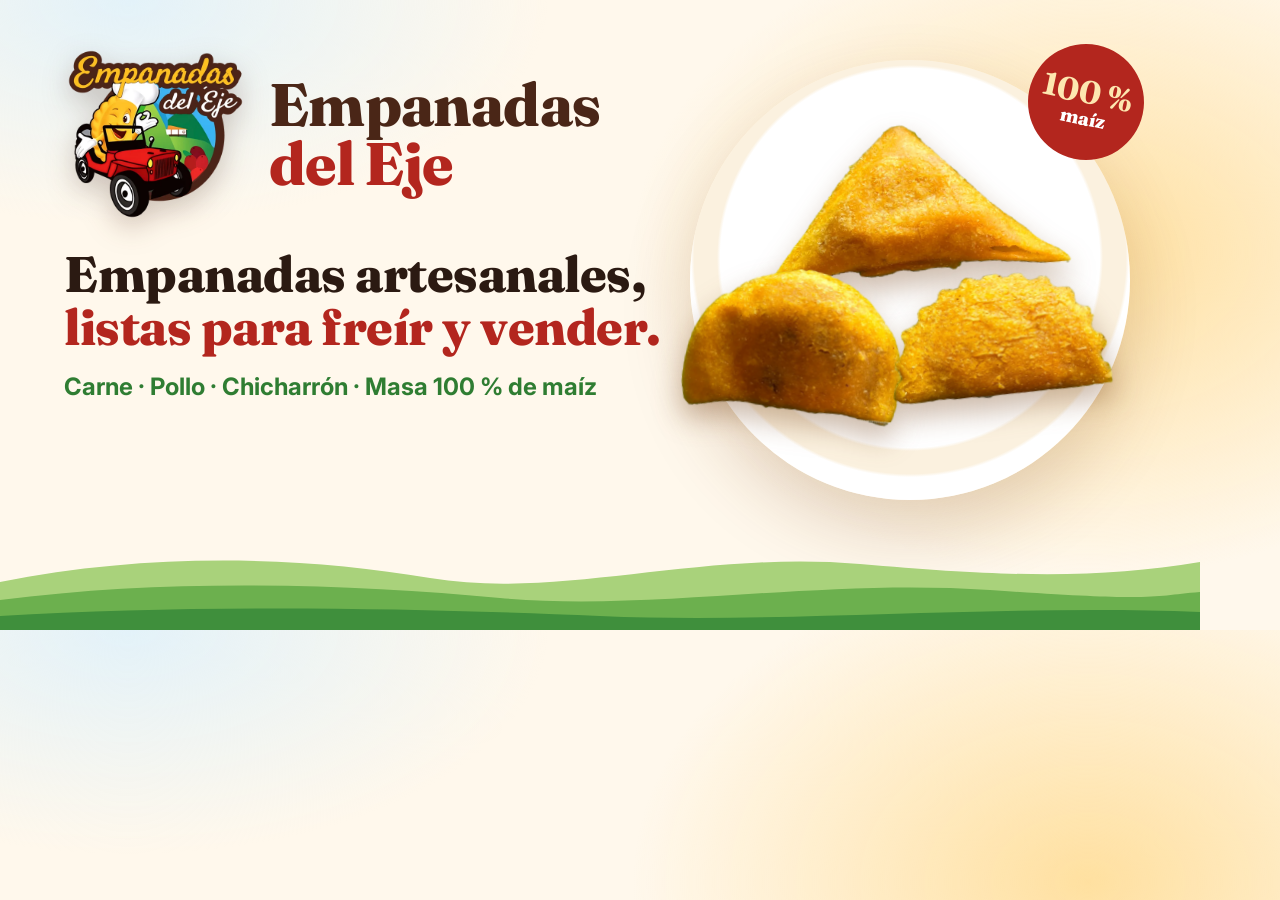
<file: tools/og-card.html>
<!doctype html>
<html lang="es">
<head>
<meta charset="utf-8">
<link href="https://fonts.googleapis.com/css2?family=Fraunces:opsz,wght@9..144,800&family=Inter:wght@600;700&display=swap" rel="stylesheet">
<style>
  * { box-sizing: border-box; margin: 0; }
  body { width: 1200px; height: 630px; overflow: hidden; font-family: Inter, sans-serif; background: radial-gradient(700px 500px at 85% 40%, #ffe0a0, transparent 65%), radial-gradient(600px 320px at 10% 0%, #e3f2f9, transparent 70%), #fff8ec; position: relative; }
  .copy { position: absolute; left: 64px; top: 46px; width: 600px; }
  .brand { display: flex; align-items: center; gap: 22px; }
  .brand img { height: 176px; filter: drop-shadow(0 10px 14px rgba(74, 38, 23, .25)); }
  .brand span { font-family: Fraunces, serif; font-weight: 800; font-size: 60px; line-height: .98; color: #4a2617; letter-spacing: -.01em; }
  .brand em { font-style: normal; color: #b3261e; display: block; }
  h1 { font-family: Fraunces, serif; font-weight: 800; font-size: 50px; line-height: 1.06; color: #2b1a12; margin-top: 26px; letter-spacing: -.01em; }
  h1 span { color: #b3261e; }
  p { margin-top: 18px; font-size: 24px; color: #2f7d32; font-weight: 700; }
  .plate { position: absolute; right: 70px; top: 60px; width: 440px; height: 440px; border-radius: 50%; background: radial-gradient(circle at 50% 45%, #fff 0 58%, #fbf1df 59% 66%, #fff 67%); box-shadow: 0 30px 70px rgba(110,55,10,.2); }
  .ph { position: absolute; filter: drop-shadow(0 14px 14px rgba(110,55,10,.35)); }
  .p1 { width: 316px; right: 132px; top: 122px; transform: rotate(-5deg); }
  .p2 { width: 224px; right: 292px; top: 266px; transform: rotate(7deg); }
  .p3 { width: 224px; right: 92px; top: 272px; transform: rotate(-8deg); }
  .sticker { position: absolute; right: 56px; top: 44px; width: 116px; height: 116px; border-radius: 50%; background: #b3261e; color: #fff; display: grid; place-items: center; text-align: center; font-family: Fraunces, serif; font-weight: 800; font-size: 19px; line-height: 1.05; transform: rotate(12deg); }
  .sticker b { display: block; font-size: 32px; color: #fde7b0; }
  .hills { position: absolute; left: 0; right: 0; bottom: 0; width: 1200px; height: 92px; }
</style>
</head>
<body>
  <div class="copy">
    <div class="brand"><img src="../assets/logo-480.webp" alt=""><span>Empanadas <em>del Eje</em></span></div>
    <h1>Empanadas artesanales, <span>listas para freír y vender.</span></h1>
    <p>Carne · Pollo · Chicharrón · Masa 100 % de maíz</p>
  </div>
  <div class="plate"></div>
  <img class="ph p1" src="../assets/foto-chicharron.webp" alt="">
  <img class="ph p2" src="../assets/foto-carne.webp" alt="">
  <img class="ph p3" src="../assets/foto-pollo.webp" alt="">
  <div class="sticker"><span><b>100 %</b>maíz</span></div>
  <svg class="hills" viewBox="0 0 1200 92" preserveAspectRatio="none" aria-hidden="true"><path d="M0 92 V44 C 150 14, 300 18, 430 40 S 700 12, 860 26 S 1100 40, 1200 24 V92 Z" fill="#a9d27b"/><path d="M0 92 V62 C 170 40, 350 46, 500 60 S 820 40, 990 52 S 1150 58, 1200 54 V92 Z" fill="#6cb04e"/><path d="M0 92 V78 C 200 66, 420 70, 600 78 S 1000 66, 1200 74 V92 Z" fill="#3f8f3c"/></svg>
</body>
</html>
</file>
<file: styles.css>
/* ==========================================================
   Empanadas del Eje · estilos compartidos
   ========================================================== */
:root {
  --cream: #fff8ec;
  --cream-2: #fdf0d9;
  --paper: #fffdf8;
  --ink: #2b1a12;
  --ink-2: #3a241a;
  --muted: #6e5646;
  --red: #b3261e;
  --red-dark: #8a1c16;
  --gold: #f2a51a;
  --gold-soft: #fde7b0;
  --coffee: #4a2617;
  --coffee-2: #5d321d;
  --green: #2f7d32;
  --green-dark: #1f5d23;
  --green-soft: #e6f2dc;
  --sky: #e3f2f9;
  --wa: #15803d;
  --wa-dark: #116b33;
  --control-line: #a88e78;
  --line: #ecdcc4;
  --radius: 18px;
  --radius-lg: 28px;
  --shadow-sm: 0 2px 10px rgba(80, 40, 10, .06);
  --shadow: 0 14px 40px rgba(110, 55, 10, .12);
  --shadow-lg: 0 30px 70px rgba(110, 55, 10, .18);
  --header-h: 72px;
  --ease: cubic-bezier(.2, .7, .2, 1);
}

* { box-sizing: border-box; }
html { scroll-behavior: smooth; scroll-padding-top: calc(var(--header-h) + 12px); -webkit-text-size-adjust: 100%; }
body {
  margin: 0;
  font-family: "Inter", system-ui, -apple-system, "Segoe UI", sans-serif;
  color: var(--ink);
  background: var(--cream);
  line-height: 1.6;
  -webkit-font-smoothing: antialiased;
}
img, svg { max-width: 100%; }
img { display: block; height: auto; }
a { color: var(--red); }
button { font: inherit; }
h1, h2, h3 { font-family: "Fraunces", Georgia, serif; line-height: 1.12; margin: 0 0 .5em; letter-spacing: -.01em; text-wrap: balance; }
h1 { font-size: clamp(2.3rem, 6vw, 4.2rem); }
h2 { font-size: clamp(1.8rem, 4vw, 2.7rem); }
h3 { font-size: 1.3rem; }
p { margin: 0 0 1em; }
.wrap { max-width: 1160px; margin: 0 auto; padding: 0 20px; }
section { padding: 88px 0; }
.eyebrow { display: inline-block; text-transform: uppercase; letter-spacing: .14em; font-size: .76rem; font-weight: 700; color: var(--red); margin-bottom: .7em; }
.lead { font-size: 1.12rem; color: var(--muted); max-width: 62ch; }
.section-head { max-width: 720px; margin-bottom: 40px; }
.section-head.center { text-align: center; margin-left: auto; margin-right: auto; }
.section-head.center .lead { margin-left: auto; margin-right: auto; }
.sr-only { position: absolute; width: 1px; height: 1px; padding: 0; margin: -1px; overflow: hidden; clip: rect(0 0 0 0); white-space: nowrap; border: 0; }

:focus-visible { outline: 3px solid var(--red-dark); outline-offset: 3px; border-radius: 6px; }
.site-header :focus-visible, .journey-section :focus-visible, .summary :focus-visible, .cta-card :focus-visible, .site-footer :focus-visible, .marquee :focus-visible { outline-color: var(--gold); }
.skip-link { position: absolute; left: 12px; top: -60px; background: var(--ink); color: #fff; padding: 10px 16px; border-radius: 10px; z-index: 100; text-decoration: none; font-weight: 700; }
.skip-link:focus { top: 12px; }

/* ---------- Botones ---------- */
.btn { display: inline-flex; align-items: center; justify-content: center; gap: 9px; padding: 14px 24px; border-radius: 999px; font-weight: 700; text-decoration: none; border: 0; cursor: pointer; font-size: 1rem; line-height: 1.2; text-wrap: balance; text-align: center; transition: transform .2s var(--ease), box-shadow .2s var(--ease), background .2s; }
.btn svg { width: 20px; height: 20px; flex: none; }
.btn:hover { transform: translateY(-2px); }
.btn:active { transform: translateY(0); }
.btn-primary, .btn-gold { background: var(--gold); color: var(--ink); box-shadow: 0 8px 20px rgba(242, 165, 26, .32); }
.btn-primary:hover, .btn-gold:hover { background: #ffb829; box-shadow: 0 10px 24px rgba(242, 165, 26, .42); }
.btn-ghost { background: transparent; color: var(--ink); box-shadow: inset 0 0 0 2px var(--ink); }
.btn-ghost:hover { background: var(--ink); color: #fff; }
.btn-light { background: #fff; color: var(--ink); }
.btn-wa { background: var(--wa); color: #fff; box-shadow: 0 8px 20px rgba(31, 168, 85, .28); }
.btn-wa:hover { background: var(--wa-dark); }
.btn-sm { padding: 10px 16px; font-size: .92rem; }
.btn-sm svg { width: 17px; height: 17px; }
.btn[aria-disabled="true"], .btn[disabled] { opacity: .45; cursor: not-allowed; transform: none; box-shadow: none; }
.btn-row { display: flex; gap: 12px; flex-wrap: wrap; margin-top: 28px; }

/* ---------- Encabezado ---------- */
.site-header { position: sticky; top: 0; z-index: 50; background: rgba(74, 38, 23, .97); color: #fff; transition: box-shadow .25s, background .25s; }
.site-header.scrolled { box-shadow: 0 6px 24px rgba(40, 18, 8, .28); background: var(--coffee); }
.site-header.menu-open { background: var(--coffee); }
@supports (backdrop-filter: blur(8px)) {
  .site-header { background: rgba(74, 38, 23, .93); backdrop-filter: saturate(1.4) blur(8px); }
}
.header-inner { display: flex; align-items: center; justify-content: space-between; gap: 16px; min-height: var(--header-h); }
.brand { display: flex; align-items: center; gap: 10px; color: #fff; text-decoration: none; font-family: "Fraunces", serif; font-weight: 800; font-size: 1.42rem; letter-spacing: -.01em; line-height: 1; white-space: nowrap; }
.brand em { font-style: normal; color: var(--gold); }
.brand img { width: auto; height: 58px; filter: drop-shadow(0 3px 6px rgba(0, 0, 0, .28)); transition: transform .5s var(--ease); }
.brand:hover img { transform: rotate(-6deg) scale(1.06); }
.nav { display: flex; align-items: center; gap: 4px; }
.nav a { color: #fff; text-decoration: none; font-weight: 600; font-size: .94rem; padding: 9px 13px; border-radius: 999px; transition: background .2s; display: inline-flex; align-items: center; gap: 6px; }
.nav a:hover { background: rgba(255, 255, 255, .16); }
.nav a[aria-current="page"] { background: rgba(0, 0, 0, .18); }
.nav a svg { width: 15px; height: 15px; }
.nav .nav-cta { margin-left: 8px; background: var(--wa); padding: 9px 16px; }
.nav .nav-cta:hover { background: var(--wa-dark); }
.menu-toggle { display: none; width: 46px; height: 46px; border: 0; border-radius: 12px; background: rgba(255, 255, 255, .14); cursor: pointer; position: relative; }
.menu-toggle span { position: absolute; left: 12px; right: 12px; height: 2.5px; background: #fff; border-radius: 2px; transition: transform .25s var(--ease), opacity .2s; }
.menu-toggle span:nth-child(1) { top: 15px; }
.menu-toggle span:nth-child(2) { top: 22px; }
.menu-toggle span:nth-child(3) { top: 29px; }
.menu-toggle[aria-expanded="true"] span:nth-child(1) { transform: translateY(7px) rotate(45deg); }
.menu-toggle[aria-expanded="true"] span:nth-child(2) { opacity: 0; }
.menu-toggle[aria-expanded="true"] span:nth-child(3) { transform: translateY(-7px) rotate(-45deg); }

/* ---------- Aparición al hacer scroll ---------- */
.js [data-reveal] { opacity: 0; transform: translateY(26px); transition: opacity .7s var(--ease), transform .7s var(--ease); transition-delay: var(--d, 0s); }
.js [data-reveal].is-visible { opacity: 1; transform: none; }

/* ---------- Hero ---------- */
.hero { position: relative; overflow: hidden; padding: 72px 0 calc(var(--hills-h) * .78); --hills-h: clamp(120px, 13vw, 190px); background:
  radial-gradient(900px 500px at 85% 20%, #ffe0a0 0, transparent 60%),
  radial-gradient(700px 360px at 10% 0%, var(--sky) 0, transparent 70%), var(--cream); }
.hero-grid { position: relative; z-index: 1; }
.hero-hills { position: absolute; left: 0; right: 0; bottom: -1px; height: var(--hills-h); z-index: 0; pointer-events: none; }
.hero-hills svg { display: block; width: 100%; height: 100%; }
.hero-hills .jeep { pointer-events: auto; cursor: pointer; }
.hero-hills .wheel { transform-box: fill-box; transform-origin: center; }
.hero-hills.driving .wheel { animation: wheel .45s linear infinite; }
.hero-hills.driving .jeep-body { animation: bounce .3s ease-in-out infinite alternate; }
@keyframes wheel { to { transform: rotate(360deg); } }
@keyframes bounce { to { transform: translateY(-.9px); } }
.hero-grid { display: grid; grid-template-columns: 1.05fr 1fr; gap: 48px; align-items: center; }
.hero .eyebrow { color: var(--green); }
.hero h1 .accent { color: var(--red); display: block; }
.hero .lead { font-size: 1.18rem; }
.hero-badges { list-style: none; padding: 0; margin: 28px 0 0; display: flex; flex-wrap: wrap; gap: 10px; }
.hero-badges li { display: inline-flex; align-items: center; gap: 8px; background: #fff; border: 1px solid var(--line); border-radius: 999px; padding: 7px 14px 7px 9px; font-size: .9rem; font-weight: 600; box-shadow: var(--shadow-sm); }
.hero-badges svg { width: 20px; height: 20px; color: var(--wa); flex: none; }
.hero-art { position: relative; width: 100%; max-width: 540px; aspect-ratio: 1 / 1; justify-self: center; }
.hero-art .plate { position: absolute; inset: 5%; border-radius: 50%; background: radial-gradient(circle at 50% 45%, #fff 0 58%, #fbf1df 59% 66%, #fff 67%); box-shadow: var(--shadow-lg); }
.hero-art .ring { position: absolute; inset: 0; border-radius: 50%; border: 2px dashed rgba(179, 38, 30, .25); animation: spin 60s linear 1; }
.hero-art .photo { position: absolute; filter: drop-shadow(0 16px 18px rgba(110, 55, 10, .35)); will-change: transform; }
.hero-art .photo img { width: 100%; }
.hero-art .p1 { width: 66%; left: 17%; top: 17%; --r: -5deg; animation: float 7s ease-in-out 3; }
.hero-art .p2 { width: 46.5%; left: 8%; top: 49%; --r: 7deg; animation: float 8s ease-in-out -2s 3; }
.hero-art .p3 { width: 46.5%; left: 47%; top: 50%; --r: -8deg; animation: float 7.5s ease-in-out -4s 3; }
.hero-art .photo-inner { transform: rotate(var(--r)) translate(var(--mx, 0), var(--my, 0)); transition: transform .4s var(--ease); }
.hero-art .sticker { position: absolute; right: 2%; top: 6%; width: 118px; height: 118px; border-radius: 50%; background: var(--red); color: #fff; display: grid; place-items: center; text-align: center; font-family: "Fraunces", serif; font-weight: 800; line-height: 1.05; font-size: 1.05rem; box-shadow: var(--shadow); transform: rotate(12deg); }
.hero-art .sticker b { display: block; font-size: 1.9rem; color: var(--gold-soft); }
.hero-art .caption { position: absolute; left: 50%; bottom: 0; transform: translateX(-50%); background: rgba(255, 255, 255, .92); border: 1px solid var(--line); padding: 5px 12px; border-radius: 999px; font-size: .78rem; color: var(--muted); white-space: nowrap; }
@keyframes float { 0%, 100% { transform: translateY(0); } 50% { transform: translateY(-12px); } }
@keyframes spin { to { transform: rotate(360deg); } }

/* ---------- Cinta ---------- */
.marquee { background: var(--ink); color: var(--gold-soft); overflow: hidden; padding: 16px 0; font-family: "Fraunces", serif; font-size: 1.25rem; font-weight: 600; }
.marquee-track { display: flex; width: max-content; animation: marquee 38s linear 3; }
.marquee-track span { padding: 0 22px; white-space: nowrap; display: inline-flex; align-items: center; gap: 22px; }
.marquee-track span::after { content: "✦"; color: var(--gold); font-size: .9rem; }
.marquee:hover .marquee-track { animation-play-state: paused; }
@keyframes marquee { to { transform: translateX(-50%); } }

/* ---------- Cifras ---------- */
.stats { padding: 56px 0; background: var(--paper); border-bottom: 1px solid var(--line); }
.stats-grid { display: grid; grid-template-columns: repeat(4, 1fr); gap: 20px; }
.stat { text-align: center; padding: 10px; }
.stat b { display: block; font-family: "Fraunces", serif; font-size: clamp(2.4rem, 5vw, 3.4rem); color: var(--red); line-height: 1; }
.stat span { display: block; margin-top: 8px; color: var(--muted); font-weight: 600; font-size: .95rem; }

/* ---------- Del Eje ---------- */
.eje-section { background: linear-gradient(180deg, var(--sky) 0, #f1f8ec 55%, var(--cream) 100%); position: relative; overflow: hidden; }
.eje-grid { display: grid; grid-template-columns: .9fr 1.1fr; gap: 56px; align-items: center; }
.eje-logo { position: relative; max-width: 440px; width: 100%; justify-self: center; perspective: 900px; }
.eje-logo img { position: relative; width: 100%; filter: drop-shadow(0 22px 26px rgba(74, 38, 23, .28)); transform: rotate3d(var(--ty, 0), var(--tx, 0), 0, var(--ta, 0deg)); transition: transform .5s var(--ease); }
.eje-sun { position: absolute; inset: 6% 4% 2%; border-radius: 50%; background: radial-gradient(circle at 50% 45%, #fff6d6 0, #ffe39a 55%, rgba(255, 227, 154, 0) 72%); }
.eje-text .eyebrow { color: var(--green); }
.eje-points { list-style: none; padding: 0; margin: 26px 0 0; display: grid; gap: 12px; }
.eje-points li { display: flex; align-items: center; gap: 14px; background: rgba(255, 255, 255, .75); border: 1px solid #d9e8cc; border-radius: 16px; padding: 12px 16px; }
.eje-points .ico { width: 46px; height: 46px; flex: none; border-radius: 14px; display: grid; place-items: center; background: var(--green-soft); color: var(--green); }
.eje-points svg { width: 24px; height: 24px; }
.eje-points b { display: block; font-size: 1.02rem; }
.eje-points span:not(.ico) { color: var(--muted); font-size: .92rem; }

/* ---------- Productos ---------- */
.explorer { display: grid; grid-template-columns: 1.1fr 1fr; gap: 0; background: var(--paper); border: 1px solid var(--line); border-radius: var(--radius-lg); overflow: hidden; box-shadow: var(--shadow); }
.flavor-tabs { grid-column: 1 / -1; display: flex; gap: 6px; padding: 10px; background: var(--cream-2); border-bottom: 1px solid var(--line); overflow-x: auto; }
.flavor-tab { flex: 1; min-width: 120px; border: 0; background: transparent; padding: 12px 16px; border-radius: 14px; font-weight: 700; color: var(--muted); cursor: pointer; display: flex; align-items: center; justify-content: center; gap: 10px; transition: background .2s, color .2s, box-shadow .2s; }
.flavor-tab img { width: 44px; height: 30px; object-fit: contain; }
.flavor-tab:hover { background: rgba(255, 255, 255, .6); color: var(--ink); }
.flavor-tab[aria-selected="true"] { background: #fff; color: var(--red); box-shadow: var(--shadow-sm); }
.flavor-stage { position: relative; min-height: 380px; display: grid; place-items: center; padding: 40px; background: radial-gradient(circle at 50% 55%, #fff6dc 0, #fde3a7 70%); overflow: hidden; }
.flavor-stage::before { content: ""; position: absolute; width: 78%; aspect-ratio: 1; border-radius: 50%; background: #fff; box-shadow: inset 0 0 0 14px #fbefd9, var(--shadow); }
.flavor-stage img { position: relative; width: 82%; max-height: 300px; object-fit: contain; filter: drop-shadow(0 18px 18px rgba(110, 55, 10, .35)); transition: opacity .35s var(--ease), transform .45s var(--ease); }
.flavor-stage img.swap { opacity: 0; transform: scale(.92) rotate(-4deg); }
.flavor-stage .caption { position: absolute; bottom: 14px; left: 50%; transform: translateX(-50%); font-size: .78rem; color: var(--muted); background: rgba(255, 255, 255, .85); padding: 4px 12px; border-radius: 999px; white-space: nowrap; }
.flavor-info { padding: 40px; display: flex; flex-direction: column; justify-content: center; }
.flavor-info .tag { align-self: flex-start; background: var(--gold-soft); color: var(--red-dark); font-weight: 700; font-size: .8rem; padding: 4px 12px; border-radius: 999px; margin-bottom: 12px; }
.flavor-info h3 { font-size: clamp(2rem, 4vw, 2.6rem); margin-bottom: 10px; }
.flavor-info p { color: var(--muted); }
.measure { display: grid; grid-template-columns: 1fr 1fr; gap: 12px; margin: 8px 0 22px; }
.measure div { background: var(--cream); border: 1px solid var(--line); border-radius: 14px; padding: 14px; text-align: center; }
.measure b { display: block; font-family: "Fraunces", serif; font-size: 1.8rem; color: var(--red); line-height: 1.1; }
.measure small { color: var(--muted); font-size: .76rem; text-transform: uppercase; letter-spacing: .1em; font-weight: 600; }
.chips { display: flex; flex-wrap: wrap; gap: 8px; margin-bottom: 22px; }
.chip { display: inline-flex; align-items: center; gap: 6px; font-size: .85rem; font-weight: 600; color: var(--ink-2); background: #fff; border: 1px solid var(--line); padding: 5px 12px; border-radius: 999px; }
.chip svg { width: 16px; height: 16px; color: var(--wa); }
.flavor-info .btn-row { margin-top: 0; }

/* ---------- Comparador de tamaños ---------- */
.compare-section { background: var(--paper); border-top: 1px solid var(--line); border-bottom: 1px solid var(--line); }
.compare { background: #fff; border: 1px solid var(--line); border-radius: var(--radius-lg); padding: 22px; box-shadow: var(--shadow-sm); }
.compare-controls { display: flex; flex-wrap: wrap; align-items: center; justify-content: space-between; gap: 14px; margin-bottom: 16px; }
.segmented { display: inline-flex; background: var(--cream-2); border-radius: 999px; padding: 4px; }
.segmented button { border: 0; background: transparent; padding: 9px 16px; border-radius: 999px; font-weight: 700; color: var(--muted); cursor: pointer; font-size: .92rem; }
.segmented button[aria-pressed="true"] { background: #fff; color: var(--red); box-shadow: var(--shadow-sm); }
.switch { display: inline-flex; align-items: center; gap: 10px; font-weight: 600; font-size: .92rem; cursor: pointer; user-select: none; }
.switch input { -webkit-appearance: none; appearance: none; width: 46px; height: 26px; background: var(--control-line); border-radius: 999px; position: relative; cursor: pointer; transition: background .2s; margin: 0; }
.switch input::after { content: ""; position: absolute; top: 3px; left: 3px; width: 20px; height: 20px; background: #fff; border-radius: 50%; box-shadow: 0 1px 3px rgba(0, 0, 0, .2); transition: transform .2s var(--ease); }
.switch input:checked { background: var(--red); }
.switch input:checked::after { transform: translateX(20px); }
.compare-stage { width: 100%; overflow: hidden; border-radius: 14px; background: var(--cream); }
.compare-stage svg { display: block; width: 100%; height: auto; }
.compare-stage .shape { transition: transform .8s var(--ease), opacity .4s; cursor: pointer; }
.compare-stage .shape path { transition: fill-opacity .3s, stroke-width .3s; }
.compare-stage .shape:hover path, .compare-stage .shape:focus path, .compare-stage .shape.hl path { stroke-width: .16; fill-opacity: 1; }
.compare-stage .shape:focus { outline: none; }
.compare-stage .lbl { font-family: "Inter", sans-serif; font-weight: 700; font-size: .62px; fill: var(--ink); transition: opacity .3s; }
.compare-stage .lbl-sub { font-weight: 600; font-size: .5px; fill: var(--muted); }
.compare-stage.overlay .lbl, .compare-stage.overlay .lbl-sub { opacity: 0; }
.compare-stage.narrow .ruler { display: none; }
.compare-stage.narrow svg { max-height: 560px; }
.compare-stage.narrow .lbl { font-size: 1.05px; }
.compare-stage.narrow .lbl-sub { font-size: .85px; }
.compare-stage.overlay .shape path { fill-opacity: .3; stroke-width: .12; }
.compare-stage.overlay [data-shape="carne"] path { stroke-dasharray: .35 .2; }
.compare-stage.overlay .shape.hl path { fill-opacity: .85; }
.compare-stage .card { transition: opacity .35s, transform .8s var(--ease); }
.compare-stage:not(.with-card) .card { opacity: 0; pointer-events: none; }
.compare-legend { display: flex; flex-wrap: wrap; gap: 16px; margin-top: 14px; font-size: .9rem; color: var(--muted); }
.compare-legend span { display: inline-flex; align-items: center; gap: 8px; }
.compare-legend i { width: 14px; height: 14px; border-radius: 4px; display: inline-block; }
.compare-note { font-size: .85rem; color: var(--muted); margin: 10px 0 0; }

/* ---------- Fábrica ---------- */
.factory-grid { display: grid; grid-template-columns: .9fr 1.1fr; gap: 56px; align-items: start; }
.factory-grid .sticky { position: sticky; top: calc(var(--header-h) + 32px); }
.timeline { position: relative; }
.timeline ol { list-style: none; margin: 0; padding: 0; }
.timeline::before { content: ""; position: absolute; left: 27px; top: 10px; bottom: 10px; width: 3px; background: var(--line); border-radius: 3px; }
.timeline .progress { position: absolute; left: 27px; top: 10px; width: 3px; height: calc((100% - 20px) * var(--p, 0)); background: linear-gradient(var(--gold), var(--red)); border-radius: 3px; transition: height .2s linear; }
.timeline li { position: relative; display: grid; grid-template-columns: 58px 1fr; gap: 20px; padding: 0 0 34px; }
.timeline li:last-child { padding-bottom: 0; }
.timeline .ico { width: 58px; height: 58px; border-radius: 18px; background: #fff; border: 1px solid var(--line); display: grid; place-items: center; color: var(--red); position: relative; z-index: 1; box-shadow: var(--shadow-sm); transition: background .3s, color .3s, transform .3s var(--ease); }
.timeline li.is-visible .ico { background: var(--red); color: #fff; transform: scale(1.04); }
.timeline .ico svg { width: 28px; height: 28px; }
.timeline h3 { margin: 6px 0 6px; }
.timeline p { color: var(--muted); margin: 0; }

/* ---------- Beneficios ---------- */
.benefits { display: grid; grid-template-columns: repeat(3, 1fr); gap: 22px; }
.benefit { background: var(--paper); border: 1px solid var(--line); border-radius: var(--radius); padding: 30px; transition: transform .3s var(--ease), box-shadow .3s var(--ease), border-color .3s; }
.benefit:hover { transform: translateY(-6px); box-shadow: var(--shadow); border-color: transparent; }
.benefit .ico { width: 54px; height: 54px; border-radius: 16px; display: grid; place-items: center; background: var(--gold-soft); color: var(--red); margin-bottom: 18px; }
.benefit .ico svg { width: 28px; height: 28px; }
.benefit p { margin: 0; color: var(--muted); }

/* ---------- Cómo empezamos ---------- */
.journey-section { background: var(--ink); color: #fff; position: relative; overflow: hidden; }
.journey-section::before { content: ""; position: absolute; width: 520px; height: 520px; right: -160px; top: -160px; border-radius: 50%; background: radial-gradient(circle, rgba(242, 165, 26, .25), transparent 70%); }
.journey-section .eyebrow { color: var(--gold); }
.journey-section .lead { color: #e7d6c6; }
.journey { display: grid; grid-template-columns: repeat(3, 1fr); gap: 22px; counter-reset: j; position: relative; }
.journey li { list-style: none; background: rgba(255, 255, 255, .06); border: 1px solid rgba(255, 255, 255, .12); border-radius: var(--radius); padding: 28px; position: relative; counter-increment: j; }
.journey li::before { content: counter(j); display: grid; place-items: center; width: 46px; height: 46px; border-radius: 50%; background: var(--gold); color: var(--ink); font-family: "Fraunces", serif; font-weight: 800; font-size: 1.3rem; margin-bottom: 16px; }
.journey h3 { color: #fff; }
.journey p { margin: 0; color: #e7d6c6; }
.journey-wrap { padding: 0; margin: 0; }

/* ---------- Arma tu pedido ---------- */
.order-section { background: linear-gradient(180deg, var(--cream) 0, var(--cream-2) 100%); }
.order { display: grid; grid-template-columns: 1.35fr 1fr; gap: 24px; align-items: start; }
.order-panel { background: #fff; border: 1px solid var(--line); border-radius: var(--radius-lg); padding: 26px; box-shadow: var(--shadow-sm); }
.order-row { display: grid; grid-template-columns: 76px 1fr auto; gap: 16px; align-items: center; padding: 16px 0; border-bottom: 1px solid var(--line); }
.order-row:first-of-type { padding-top: 0; }
.order-row img { width: 76px; height: 54px; object-fit: contain; filter: drop-shadow(0 4px 5px rgba(110, 55, 10, .25)); }
.order-row h3 { margin: 0; font-size: 1.15rem; }
.order-row small { color: var(--muted); }
.quick { display: flex; gap: 6px; margin-top: 6px; }
.quick button { border: 1px solid var(--line); background: var(--cream); color: var(--ink-2); font-weight: 700; font-size: .78rem; padding: 4px 10px; border-radius: 999px; cursor: pointer; }
.quick button:hover { border-color: var(--gold); background: var(--gold-soft); }
.stepper { display: inline-flex; align-items: center; border: 1.5px solid var(--control-line); border-radius: 999px; background: #fff; overflow: hidden; }
.stepper button { width: 42px; height: 42px; border: 0; background: transparent; font-size: 1.3rem; font-weight: 700; color: var(--red); cursor: pointer; }
.stepper button:hover { background: var(--cream); }
.stepper input { width: 58px; height: 42px; border: 0; text-align: center; font-weight: 800; font-size: 1.05rem; color: var(--ink); background: transparent; -moz-appearance: textfield; }
.stepper input::-webkit-outer-spin-button, .stepper input::-webkit-inner-spin-button { -webkit-appearance: none; margin: 0; }
.fields { display: grid; grid-template-columns: 1fr 1fr; gap: 14px; margin-top: 20px; }
.field { display: flex; flex-direction: column; gap: 6px; }
.field.full { grid-column: 1 / -1; }
.field label { font-weight: 700; font-size: .88rem; }
.field input, .field select, .field textarea { font: inherit; width: 100%; min-width: 0; padding: 12px 14px; border-radius: 12px; border: 1.5px solid var(--control-line); background: var(--paper); color: var(--ink); }
.field input, .field select { height: 50px; line-height: 1.25; }
.field textarea { resize: vertical; min-height: 70px; }
.field input:focus, .field select:focus, .field textarea:focus { outline: none; border-color: var(--red-dark); box-shadow: 0 0 0 4px rgba(242, 165, 26, .2); }
.summary { position: sticky; top: calc(var(--header-h) + 20px); background: var(--ink); color: #fff; border-radius: var(--radius-lg); padding: 28px; box-shadow: var(--shadow-lg); }
.summary h3 { color: #fff; }
.summary ul { list-style: none; padding: 0; margin: 0 0 16px; }
.summary li { display: flex; justify-content: space-between; padding: 10px 0; border-bottom: 1px dashed rgba(255, 255, 255, .18); color: #e7d6c6; }
.summary li b { color: #fff; }
.summary .total { display: flex; align-items: baseline; justify-content: space-between; margin: 6px 0 4px; }
.summary .total b { font-family: "Fraunces", serif; font-size: 2.6rem; color: var(--gold); line-height: 1; }
.summary .dozens { color: #cdb8a5; font-size: .9rem; margin: 0 0 18px; }
.summary .btn { width: 100%; }
.summary .fine { font-size: .82rem; color: #cdb8a5; margin: 14px 0 0; }
.summary .clear { background: none; border: 0; color: #e7d6c6; text-decoration: underline; cursor: pointer; font-size: .85rem; padding: 0; margin-top: 10px; }
.order-bar { display: none; }
.order-bar b { color: var(--gold); font-family: "Fraunces", serif; font-size: 1.3rem; margin-left: 4px; }
.bump { animation: bump .35s var(--ease); }
@keyframes bump { 40% { transform: scale(1.18); } }

/* ---------- Preguntas ---------- */
.faq { max-width: 820px; margin: 0 auto; display: grid; gap: 12px; }
.faq details { background: var(--paper); border: 1px solid var(--line); border-radius: 16px; transition: box-shadow .25s, border-color .25s; }
.faq details[open] { box-shadow: var(--shadow-sm); border-color: var(--gold); }
.faq summary { list-style: none; cursor: pointer; padding: 20px 22px; font-weight: 700; font-size: 1.05rem; display: flex; justify-content: space-between; align-items: center; gap: 16px; }
.faq summary::-webkit-details-marker { display: none; }
.faq summary::after { content: ""; flex: none; width: 30px; height: 30px; border-radius: 50%; background: var(--cream-2) url("data:image/svg+xml,%3Csvg xmlns='http://www.w3.org/2000/svg' viewBox='0 0 24 24' fill='none' stroke='%23b3261e' stroke-width='2.5' stroke-linecap='round'%3E%3Cpath d='M12 5v14M5 12h14'/%3E%3C/svg%3E") center / 16px no-repeat; transition: transform .3s var(--ease); }
.faq details[open] summary::after { transform: rotate(45deg); }
.faq .answer { padding: 0 22px 20px; color: var(--muted); }
.faq .answer p { margin: 0; }

/* ---------- Contacto ---------- */
.contact { display: grid; grid-template-columns: 1.1fr 1fr; gap: 28px; align-items: stretch; }
.cta-card { background: var(--coffee); color: #fff; border-radius: var(--radius-lg); padding: 44px; position: relative; overflow: hidden; }
.cta-card::after { content: ""; position: absolute; right: -80px; bottom: -80px; width: 260px; height: 260px; border-radius: 50%; background: rgba(255, 255, 255, .08); }
.cta-card > * { position: relative; z-index: 1; }
.cta-card h2 { color: #fff; }
.cta-card p { color: #ead8c6; }
.person { background: var(--paper); border: 1px solid var(--line); border-radius: var(--radius-lg); padding: 32px; display: flex; flex-direction: column; justify-content: center; }
.person-top { display: flex; align-items: center; gap: 18px; margin-bottom: 18px; }
.avatar { width: 72px; height: 72px; flex: none; border-radius: 50%; background: var(--gold); display: grid; place-items: center; font-family: "Fraunces", serif; font-weight: 800; font-size: 1.6rem; color: var(--red-dark); }
.person h3 { margin: 0; }
.person p { margin: 0; color: var(--muted); }
.person .phone { font-family: "Fraunces", serif; font-size: 1.7rem; font-weight: 800; color: var(--ink); text-decoration: none; display: inline-block; margin: 4px 0 6px; }
.person .btn-row { margin-top: 14px; }

/* ---------- Pie de página ---------- */
.site-footer { position: relative; background: var(--ink); color: #d9c6b4; padding: 64px 0 28px; font-size: .95rem; }
.site-footer::before { content: ""; position: absolute; left: 0; right: 0; bottom: calc(100% - 1px); height: clamp(28px, 4.5vw, 56px); background: url("assets/montanas-pie.svg") bottom / 100% 100% no-repeat; pointer-events: none; }
.site-footer .brand img { height: 72px; }
.footer-grid { display: grid; grid-template-columns: 1.4fr 1fr 1fr; gap: 36px; }
.site-footer .brand { margin-bottom: 12px; }
.site-footer h2 { color: #fff; font-family: "Fraunces", serif; font-size: 1.1rem; margin: 0 0 12px; }
.site-footer ul { list-style: none; padding: 0; margin: 0; display: grid; gap: 8px; }
.site-footer a { color: #f3e3d3; text-decoration: none; }
.site-footer a:hover { color: var(--gold); }
.site-footer p { margin: 0 0 8px; }
.footer-bottom { margin-top: 44px; padding-top: 22px; border-top: 1px solid rgba(255, 255, 255, .12); display: flex; flex-wrap: wrap; justify-content: space-between; gap: 12px; align-items: center; font-size: .85rem; color: #b8a291; }
footer.simple { padding: 28px 0 40px; color: var(--muted); font-size: .9rem; text-align: center; background: transparent; }
.credit { margin: 0; font-size: .74rem; opacity: .9; }
.credit-links { display: inline-flex; gap: 10px; margin-left: 6px; vertical-align: middle; flex-wrap: wrap; }
.credit a { display: inline-flex; align-items: center; gap: 4px; text-decoration: none; font-weight: 600; color: inherit; }
.credit a:hover { color: var(--gold); }
footer.simple .credit a:hover { color: var(--ink); }
.credit svg { width: 13px; height: 13px; }
.credit .wa svg { color: #1fa855; }
.credit .li svg { color: #0a66c2; }
.site-footer .credit .li svg { color: #5fa8f0; }

/* ---------- WhatsApp flotante y avisos ---------- */
.fab-wa { position: fixed; right: 18px; bottom: 18px; z-index: 40; width: 60px; height: 60px; border-radius: 50%; background: var(--wa); color: #fff; display: grid; place-items: center; box-shadow: 0 12px 28px rgba(23, 138, 69, .45); transform: translateY(120px); visibility: hidden; transition: transform .4s var(--ease), visibility .4s; }
.fab-wa.show { transform: none; visibility: visible; }
.fab-wa svg { width: 32px; height: 32px; }
.fab-wa::before { content: ""; position: absolute; inset: 0; border-radius: 50%; border: 2px solid var(--wa); animation: pulse 2.4s ease-out 4; }
@keyframes pulse { from { transform: scale(1); opacity: .8; } to { transform: scale(1.6); opacity: 0; } }
.toast { position: fixed; left: 50%; bottom: 24px; z-index: 60; transform: translate(-50%, 24px); opacity: 0; visibility: hidden; background: var(--ink); color: #fff; padding: 12px 20px; border-radius: 999px; font-weight: 600; box-shadow: var(--shadow-lg); transition: transform .35s var(--ease), opacity .25s, visibility .35s; display: flex; align-items: center; gap: 10px; max-width: calc(100vw - 32px); }
.toast.show { transform: translate(-50%, 0); opacity: 1; visibility: visible; }
.toast svg { width: 20px; height: 20px; color: var(--gold); flex: none; }

/* ---------- Responsive ---------- */
@media (max-width: 960px) {
  .menu-toggle { display: block; }
  .nav { position: absolute; left: 0; right: 0; top: 100%; flex-direction: column; align-items: stretch; gap: 2px; background: var(--coffee); padding: 10px 16px 18px; box-shadow: 0 18px 30px rgba(40, 18, 8, .3); transform-origin: top; transform: scaleY(.96); opacity: 0; visibility: hidden; transition: opacity .2s, transform .2s var(--ease), visibility .2s; }
  .nav.open { opacity: 1; transform: none; visibility: visible; }
  .nav a { padding: 13px 14px; font-size: 1.02rem; border-radius: 12px; }
  .nav .nav-cta { margin: 8px 0 0; justify-content: center; }
  .hero-grid, .explorer, .factory-grid, .order, .contact { grid-template-columns: 1fr; }
  .factory-grid .sticky { position: static; }
  .summary { position: static; }
  .benefits, .journey { grid-template-columns: 1fr 1fr; }
  .stats-grid { grid-template-columns: 1fr 1fr; }
  .footer-grid { grid-template-columns: 1fr 1fr; }
  .footer-grid > :first-child { grid-column: 1 / -1; }
  .hero-grid { gap: 24px; }
  .hero-art { order: -1; max-width: 300px; }
  .eje-grid { grid-template-columns: 1fr; gap: 28px; }
  .eje-logo { max-width: 320px; }
  .flavor-stage::before { width: auto; height: 86%; }
  .toast { bottom: 88px; }
  .order-bar:not([hidden]) { display: flex; position: sticky; bottom: 12px; z-index: 5; justify-content: space-between; align-items: center; gap: 12px; margin: 16px 70px 0 0; padding: 8px 8px 8px 18px; background: var(--ink); color: #fff; border-radius: 999px; box-shadow: var(--shadow-lg); white-space: nowrap; }
}
@media (max-width: 640px) {
  section { padding: 64px 0; }
  .hero { padding: 40px 0 64px; }
  .benefits, .journey { grid-template-columns: 1fr; }
  .flavor-info, .order-panel, .summary, .cta-card, .person { padding: 22px; }
  .flavor-stage { min-height: 280px; padding: 24px; }
  .flavor-tab { min-width: 0; padding: 10px 8px; font-size: .9rem; flex-direction: column; gap: 4px; }
  .order-row { grid-template-columns: 56px 1fr; }
  .order-row img { width: 56px; height: 40px; }
  .order-row .stepper { grid-column: 1 / -1; justify-self: start; }
  .fields { grid-template-columns: 1fr; }
  .footer-grid { grid-template-columns: 1fr; }
  .hero-art .caption { display: none; }
  .hero { --hills-h: 116px; padding-bottom: 110px; }
  .brand { font-size: 1.18rem; gap: 8px; }
  .brand img { height: 50px; }
  .hero-art .sticker { width: 92px; height: 92px; font-size: .85rem; }
  .hero-art .sticker b { font-size: 1.5rem; }
  .compare { padding: 14px; }
  .btn-row .btn { flex: 1 1 auto; }
}
@media (prefers-reduced-motion: reduce) {
  *, *::before, *::after { animation-duration: .001ms !important; animation-iteration-count: 1 !important; transition-duration: .001ms !important; scroll-behavior: auto !important; }
  .js [data-reveal] { opacity: 1; transform: none; }
  .marquee-track { animation: none; }
  .eje-logo img { transform: none !important; }
}
@media print {
  .no-print, .fab-wa, .toast, .skip-link { display: none !important; }
}
</file>
